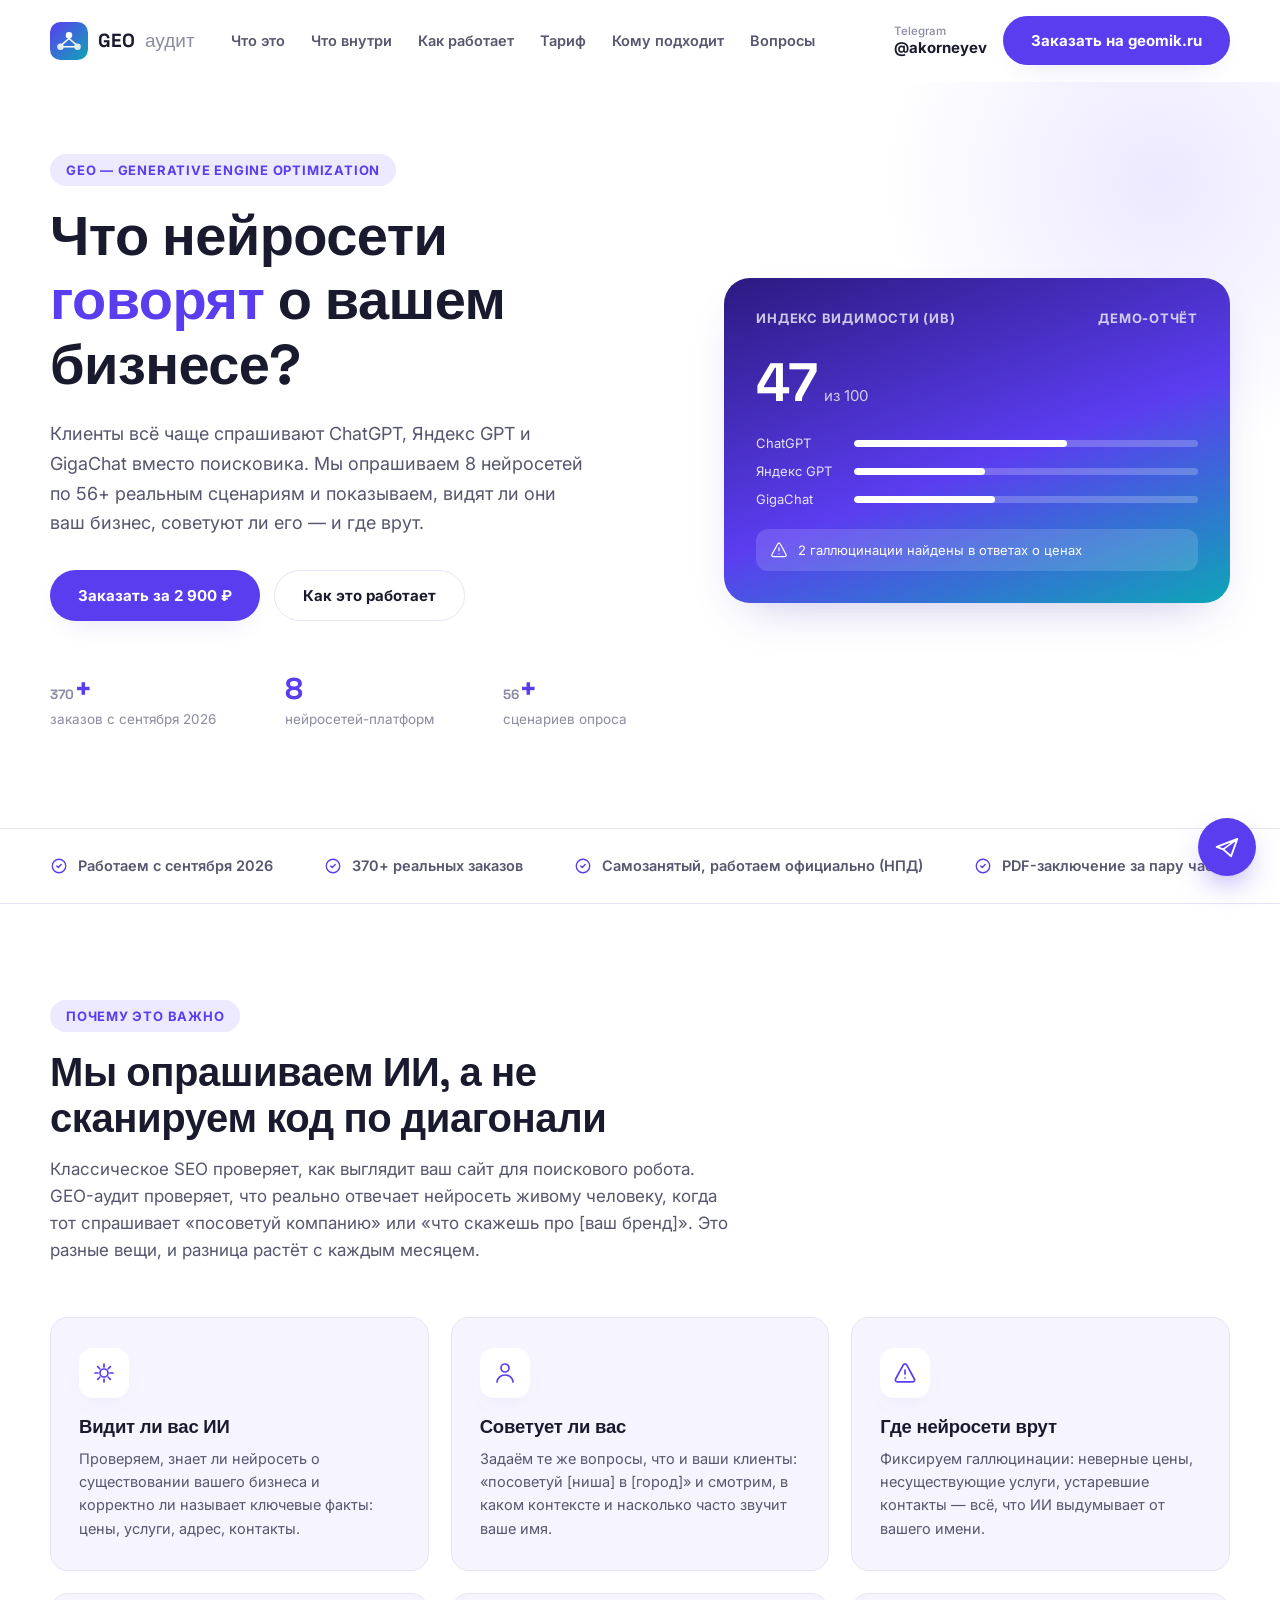
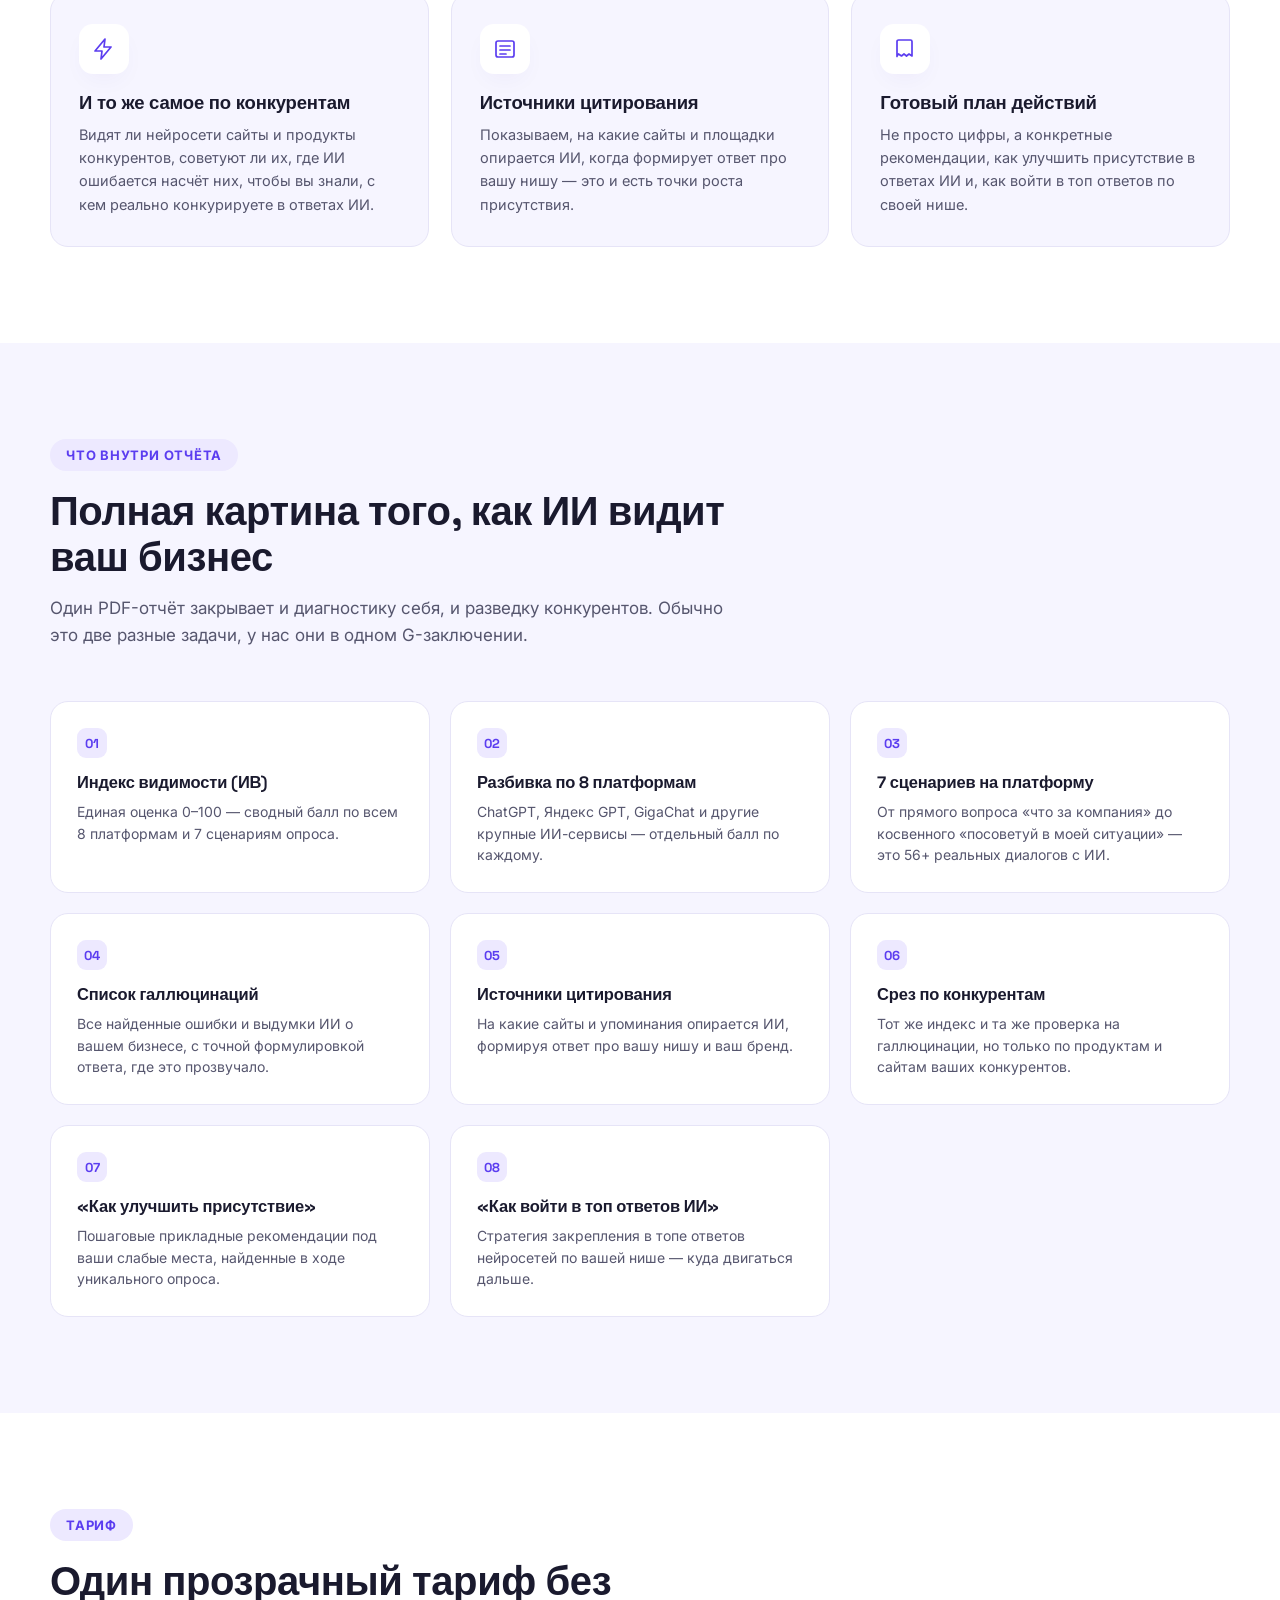
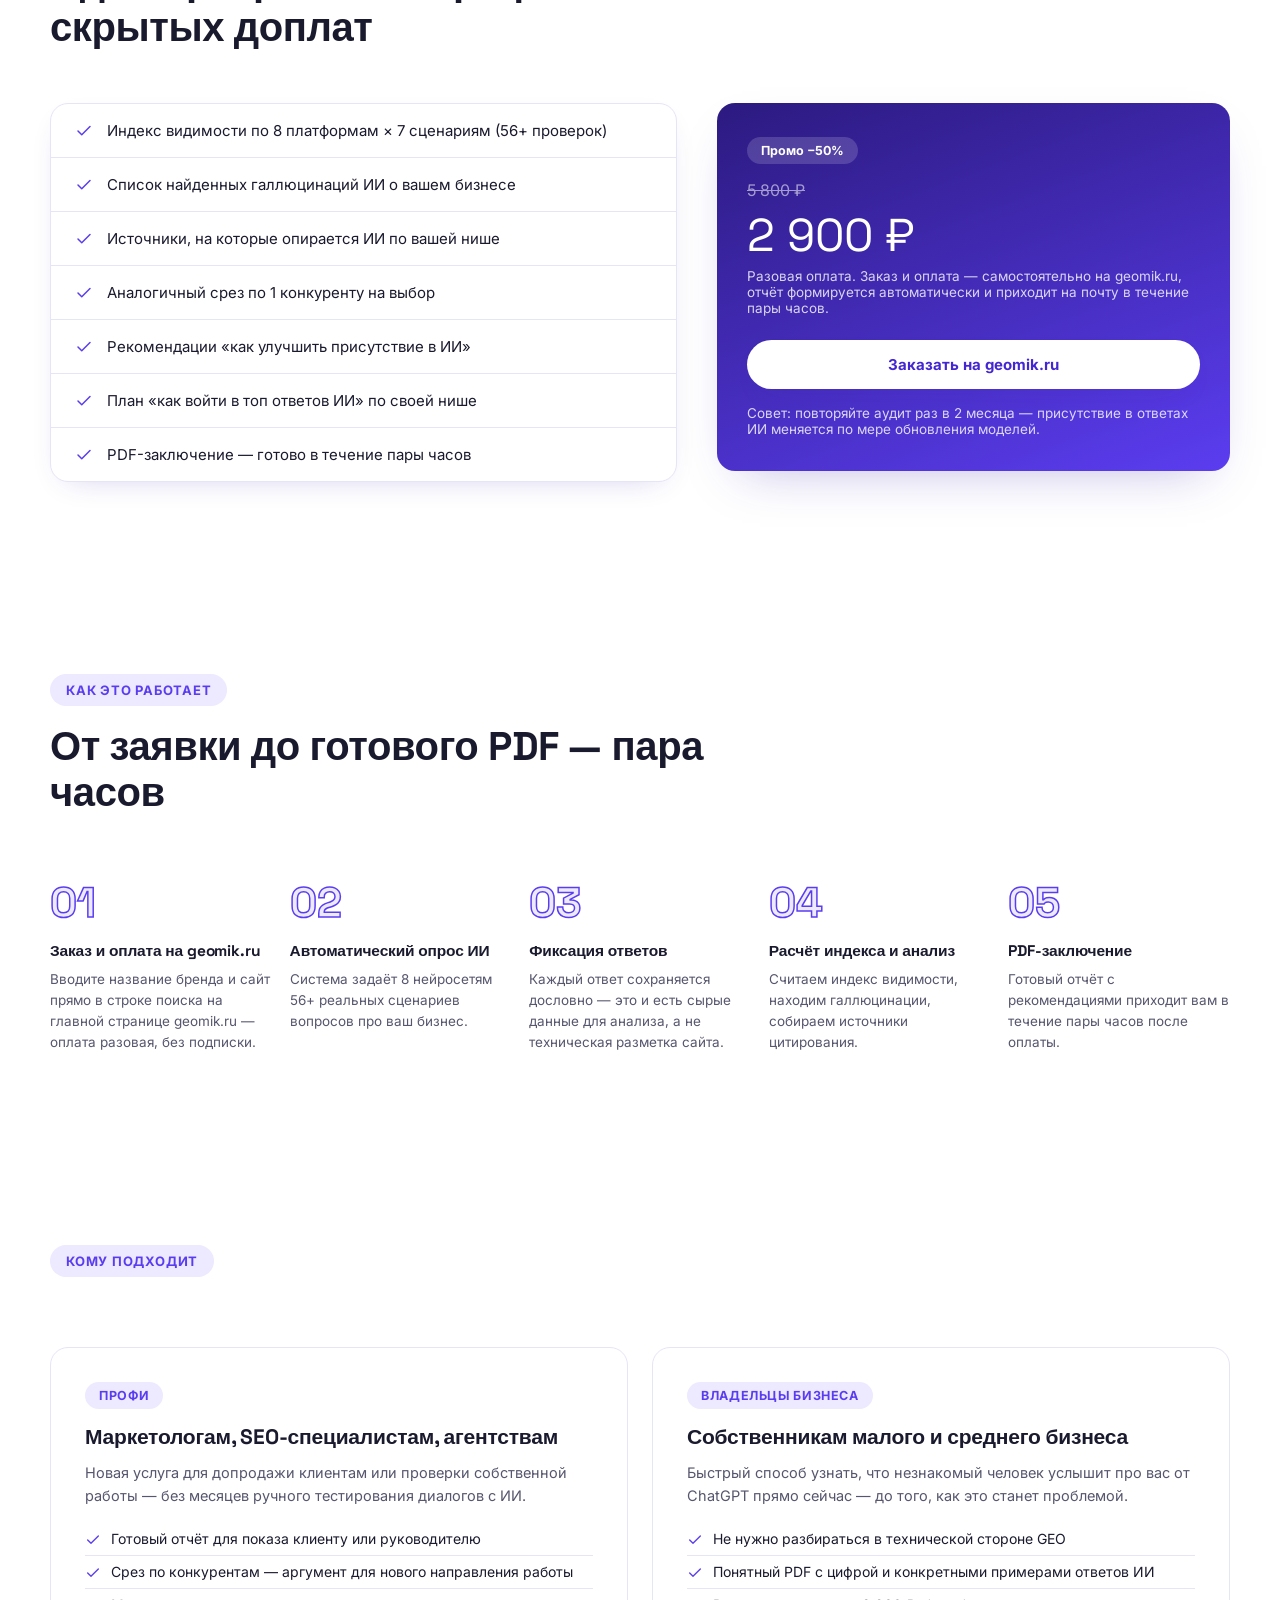
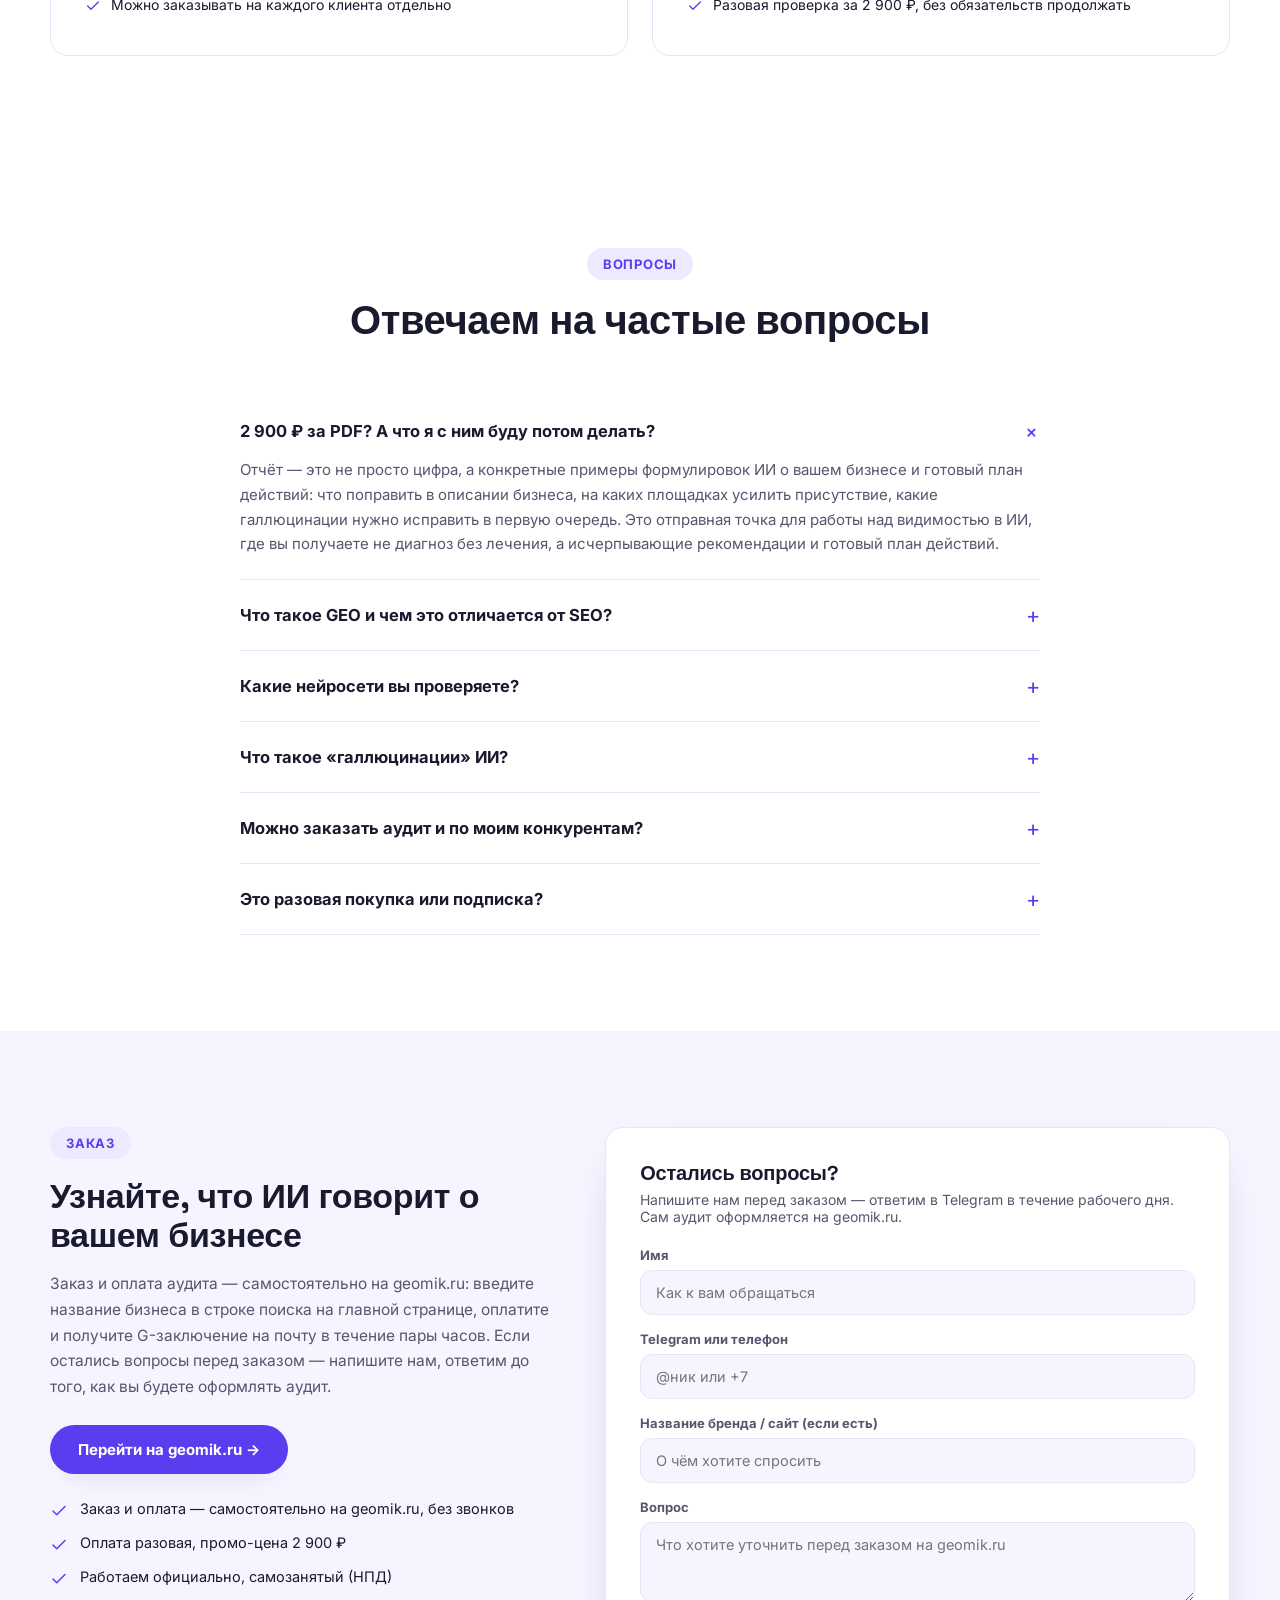
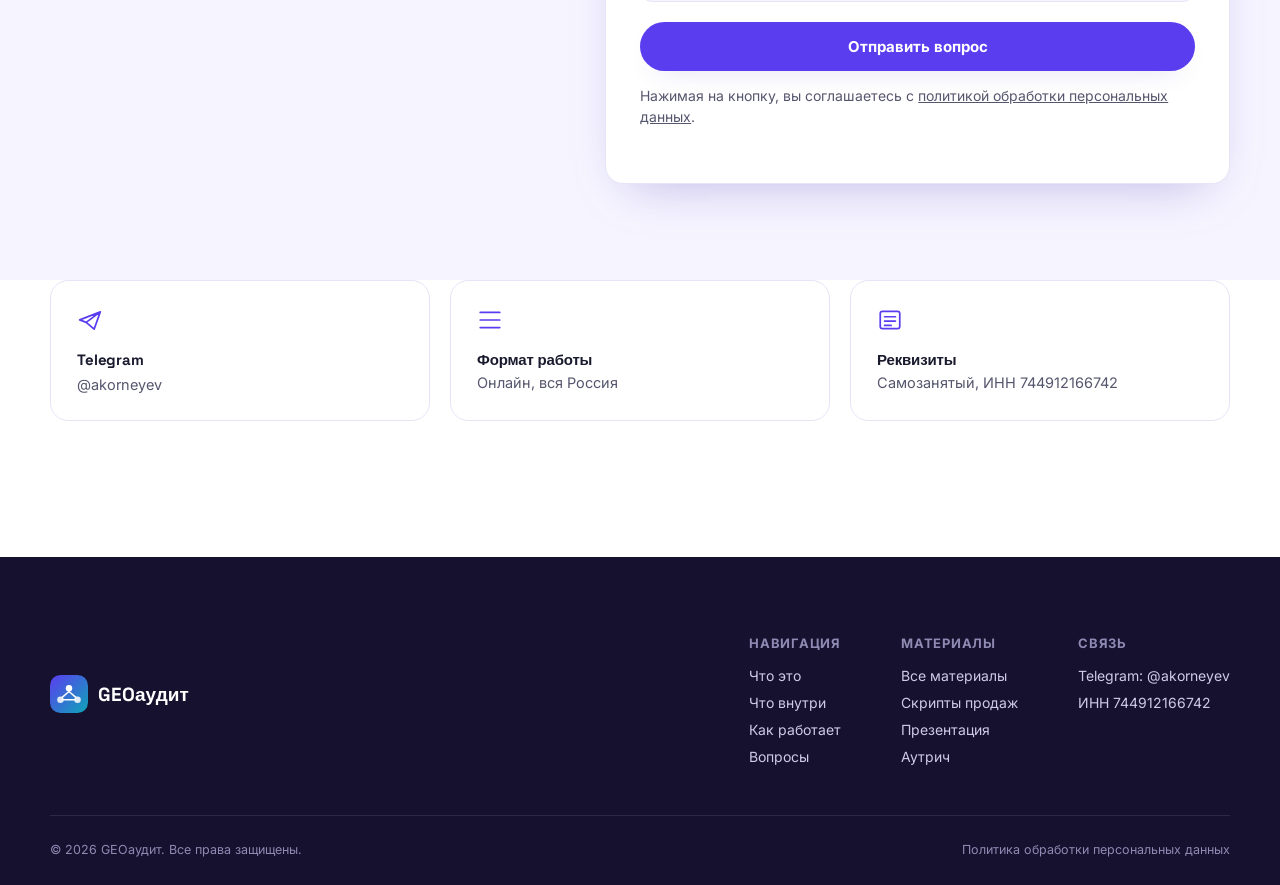
<file: index.html>
<!DOCTYPE html>
<html lang="ru">
<head>
<meta charset="UTF-8">
<meta name="viewport" content="width=device-width, initial-scale=1.0">
<title>GEOаудит — аудит видимости бизнеса в нейросетях</title>
<meta name="description" content="Узнайте, что ChatGPT, Яндекс GPT, GigaChat и другие нейросети говорят о вашем бизнесе. Автоматизированный аудит по 56+ сценариям, G-заключение за пару часов. Промо-цена 2 900 ₽. Заказ на geomik.ru.">
<link rel="preconnect" href="https://fonts.googleapis.com">
<link rel="preconnect" href="https://fonts.gstatic.com" crossorigin>
<link href="https://fonts.googleapis.com/css2?family=Inter:wght@400;500;600;700;800&family=Space+Grotesk:wght@500;600;700&display=swap" rel="stylesheet">
<link rel="stylesheet" href="styles.css">
</head>
<body>

<header class="header" id="header">
  <div class="container header__inner">
    <a href="#top" class="logo">
      <svg class="logo__mark" viewBox="0 0 40 40" fill="none" xmlns="http://www.w3.org/2000/svg">
        <rect width="40" height="40" rx="11" fill="url(#lg)"/>
        <circle cx="20" cy="14" r="3.4" fill="#fff"/>
        <circle cx="11" cy="26" r="3.4" fill="#fff" fill-opacity="0.85"/>
        <circle cx="29" cy="26" r="3.4" fill="#fff" fill-opacity="0.85"/>
        <path d="M20 17.4L12.8 23.5M20 17.4L27.2 23.5M13.5 26H26.5" stroke="#fff" stroke-width="1.6" stroke-linecap="round"/>
        <defs>
          <linearGradient id="lg" x1="0" y1="0" x2="40" y2="40" gradientUnits="userSpaceOnUse">
            <stop stop-color="#5B3DF0"/><stop offset="1" stop-color="#0EA5B7"/>
          </linearGradient>
        </defs>
      </svg>
      GEO<span class="logo__suffix">аудит</span>
    </a>
    <nav class="nav" id="nav">
      <a href="#what">Что это</a>
      <a href="#services">Что внутри</a>
      <a href="#process">Как работает</a>
      <a href="#price">Тариф</a>
      <a href="#audience">Кому подходит</a>
      <a href="#faq">Вопросы</a>
    </nav>
    <div class="header__actions">
      <div class="header__phone">
        <span class="header__phone-text">Telegram</span>
        <a href="https://t.me/akorneyev" target="_blank" rel="noopener">@akorneyev</a>
      </div>
      <a href="https://geomik.ru/" target="_blank" rel="noopener" class="btn btn--primary">Заказать на geomik.ru</a>
      <button class="burger" id="burger" aria-label="Меню"><span></span><span></span><span></span></button>
    </div>
  </div>
</header>

<section class="hero" id="top">
  <div class="container hero__grid">
    <div>
      <div class="eyebrow">GEO — Generative Engine Optimization</div>
      <h1 class="hero__title">Что нейросети <em>говорят</em> о вашем бизнесе?</h1>
      <p class="hero__lead">Клиенты всё чаще спрашивают ChatGPT, Яндекс GPT и GigaChat вместо поисковика. Мы опрашиваем 8 нейросетей по 56+ реальным сценариям и показываем, видят ли они ваш бизнес, советуют ли его — и где врут.</p>
      <div class="hero__actions">
        <a href="https://geomik.ru/" target="_blank" rel="noopener" class="btn btn--primary">Заказать за 2 900 ₽</a>
        <a href="#what" class="btn btn--ghost">Как это работает</a>
      </div>
      <div class="hero__stats">
        <div class="hero__stat"><b><span data-target="370">0</span>+</b><span>заказов с сентября 2026</span></div>
        <div class="hero__stat"><b data-target="8">0</b><span>нейросетей-платформ</span></div>
        <div class="hero__stat"><b><span data-target="56">0</span>+</b><span>сценариев опроса</span></div>
      </div>
    </div>
    <div class="hero__card">
      <div class="hero__card-top">
        <span>Индекс видимости (ИВ)</span>
        <span>Демо-отчёт</span>
      </div>
      <div class="hero__score"><b>47</b><span>из 100</span></div>
      <div class="hero__bars">
        <div class="hero__bar-row"><span>ChatGPT</span><div class="hero__bar-track"><div class="hero__bar-fill" style="width:62%"></div></div></div>
        <div class="hero__bar-row"><span>Яндекс GPT</span><div class="hero__bar-track"><div class="hero__bar-fill" style="width:38%"></div></div></div>
        <div class="hero__bar-row"><span>GigaChat</span><div class="hero__bar-track"><div class="hero__bar-fill" style="width:41%"></div></div></div>
      </div>
      <div class="hero__card-foot">
        <svg width="18" height="18" viewBox="0 0 24 24" fill="none"><path d="M12 9v4m0 4h.01M10.3 3.9L2.6 18a1.9 1.9 0 0 0 1.63 2.85h15.5a1.9 1.9 0 0 0 1.64-2.85L13.7 3.9a1.9 1.9 0 0 0-3.4 0z" stroke="#fff" stroke-width="1.6" stroke-linecap="round" stroke-linejoin="round"/></svg>
        2 галлюцинации найдены в ответах о ценах
      </div>
    </div>
  </div>
</section>

<div class="trust">
  <div class="container trust__inner">
    <div class="trust__item"><svg width="18" height="18" viewBox="0 0 24 24" fill="none"><path d="M9 12l2 2 4-4m6 2a9 9 0 1 1-18 0 9 9 0 0 1 18 0z" stroke="currentColor" stroke-width="1.8" stroke-linecap="round" stroke-linejoin="round"/></svg>Работаем с сентября 2026</div>
    <div class="trust__item"><svg width="18" height="18" viewBox="0 0 24 24" fill="none"><path d="M9 12l2 2 4-4m6 2a9 9 0 1 1-18 0 9 9 0 0 1 18 0z" stroke="currentColor" stroke-width="1.8" stroke-linecap="round" stroke-linejoin="round"/></svg>370+ реальных заказов</div>
    <div class="trust__item"><svg width="18" height="18" viewBox="0 0 24 24" fill="none"><path d="M9 12l2 2 4-4m6 2a9 9 0 1 1-18 0 9 9 0 0 1 18 0z" stroke="currentColor" stroke-width="1.8" stroke-linecap="round" stroke-linejoin="round"/></svg>Самозанятый, работаем официально (НПД)</div>
    <div class="trust__item"><svg width="18" height="18" viewBox="0 0 24 24" fill="none"><path d="M9 12l2 2 4-4m6 2a9 9 0 1 1-18 0 9 9 0 0 1 18 0z" stroke="currentColor" stroke-width="1.8" stroke-linecap="round" stroke-linejoin="round"/></svg>PDF-заключение за пару часов</div>
  </div>
</div>

<section id="what">
  <div class="container">
    <div class="section__head">
      <div class="eyebrow">Почему это важно</div>
      <h2>Мы опрашиваем ИИ, а не сканируем код по диагонали</h2>
      <p>Классическое SEO проверяет, как выглядит ваш сайт для поискового робота. GEO-аудит проверяет, что реально отвечает нейросеть живому человеку, когда тот спрашивает «посоветуй компанию» или «что скажешь про [ваш бренд]». Это разные вещи, и разница растёт с каждым месяцем.</p>
    </div>
    <div class="adv-grid">
      <div class="adv">
        <div class="adv__icon"><svg width="24" height="24" viewBox="0 0 24 24" fill="none"><path d="M12 3v3m0 12v3m9-9h-3M6 12H3m15.36-6.36l-2.12 2.12M7.76 16.24l-2.12 2.12m0-12.72l2.12 2.12m8.48 8.48l2.12 2.12M12 8a4 4 0 1 0 0 8 4 4 0 0 0 0-8z" stroke="currentColor" stroke-width="1.7" stroke-linecap="round"/></svg></div>
        <h3>Видит ли вас ИИ</h3>
        <p>Проверяем, знает ли нейросеть о существовании вашего бизнеса и корректно ли называет ключевые факты: цены, услуги, адрес, контакты.</p>
      </div>
      <div class="adv">
        <div class="adv__icon"><svg width="24" height="24" viewBox="0 0 24 24" fill="none"><path d="M20 21c0-3.87-3.58-7-8-7s-8 3.13-8 7M12 11a4 4 0 1 0 0-8 4 4 0 0 0 0 8z" stroke="currentColor" stroke-width="1.7" stroke-linecap="round" stroke-linejoin="round"/></svg></div>
        <h3>Советует ли вас</h3>
        <p>Задаём те же вопросы, что и ваши клиенты: «посоветуй [ниша] в [город]» и смотрим, в каком контексте и насколько часто звучит ваше имя.</p>
      </div>
      <div class="adv">
        <div class="adv__icon"><svg width="24" height="24" viewBox="0 0 24 24" fill="none"><path d="M12 9v4m0 4h.01M10.3 3.9L2.6 18a1.9 1.9 0 0 0 1.63 2.85h15.5a1.9 1.9 0 0 0 1.64-2.85L13.7 3.9a1.9 1.9 0 0 0-3.4 0z" stroke="currentColor" stroke-width="1.7" stroke-linecap="round" stroke-linejoin="round"/></svg></div>
        <h3>Где нейросети врут</h3>
        <p>Фиксируем галлюцинации: неверные цены, несуществующие услуги, устаревшие контакты — всё, что ИИ выдумывает от вашего имени.</p>
      </div>
      <div class="adv">
        <div class="adv__icon"><svg width="24" height="24" viewBox="0 0 24 24" fill="none"><path d="M13 2 3 14h7l-1 8 10-12h-7l1-8z" stroke="currentColor" stroke-width="1.7" stroke-linejoin="round"/></svg></div>
        <h3>И то же самое по конкурентам</h3>
        <p>Видят ли нейросети сайты и продукты конкурентов, советуют ли их, где ИИ ошибается насчёт них, чтобы вы знали, с кем реально конкурируете в ответах ИИ.</p>
      </div>
      <div class="adv">
        <div class="adv__icon"><svg width="24" height="24" viewBox="0 0 24 24" fill="none"><rect x="3" y="4" width="18" height="16" rx="2" stroke="currentColor" stroke-width="1.7"/><path d="M7 9h10M7 13h10M7 17h6" stroke="currentColor" stroke-width="1.7" stroke-linecap="round"/></svg></div>
        <h3>Источники цитирования</h3>
        <p>Показываем, на какие сайты и площадки опирается ИИ, когда формирует ответ про вашу нишу — это и есть точки роста присутствия.</p>
      </div>
      <div class="adv">
        <div class="adv__icon"><svg width="24" height="24" viewBox="0 0 24 24" fill="none"><path d="M4 19.5V4.6c0-.9.7-1.6 1.6-1.6h11.9c.8 0 1.5.7 1.5 1.6V19l-3-2-2.5 2-2.5-2-2.5 2-3-2-1.5 2z" stroke="currentColor" stroke-width="1.7" stroke-linejoin="round"/></svg></div>
        <h3>Готовый план действий</h3>
        <p>Не просто цифры, а конкретные рекомендации, как улучшить присутствие в ответах ИИ и, как войти в топ ответов по своей нише.</p>
      </div>
    </div>
  </div>
</section>

<section id="services" class="price">
  <div class="container">
    <div class="section__head">
      <div class="eyebrow">Что внутри отчёта</div>
      <h2>Полная картина того, как ИИ видит ваш бизнес</h2>
      <p>Один PDF-отчёт закрывает и диагностику себя, и разведку конкурентов. Обычно это две разные задачи, у нас они в одном G-заключении.</p>
    </div>
    <div class="srv-grid">
      <div class="srv"><div class="srv__num">01</div><h3>Индекс видимости (ИВ)</h3><p>Единая оценка 0–100 — сводный балл по всем 8 платформам и 7 сценариям опроса.</p></div>
      <div class="srv"><div class="srv__num">02</div><h3>Разбивка по 8 платформам</h3><p>ChatGPT, Яндекс GPT, GigaChat и другие крупные ИИ-сервисы — отдельный балл по каждому.</p></div>
      <div class="srv"><div class="srv__num">03</div><h3>7 сценариев на платформу</h3><p>От прямого вопроса «что за компания» до косвенного «посоветуй в моей ситуации» — это 56+ реальных диалогов с ИИ.</p></div>
      <div class="srv"><div class="srv__num">04</div><h3>Список галлюцинаций</h3><p>Все найденные ошибки и выдумки ИИ о вашем бизнесе, с точной формулировкой ответа, где это прозвучало.</p></div>
      <div class="srv"><div class="srv__num">05</div><h3>Источники цитирования</h3><p>На какие сайты и упоминания опирается ИИ, формируя ответ про вашу нишу и ваш бренд.</p></div>
      <div class="srv"><div class="srv__num">06</div><h3>Срез по конкурентам</h3><p>Тот же индекс и та же проверка на галлюцинации, но только по продуктам и сайтам ваших конкурентов.</p></div>
      <div class="srv"><div class="srv__num">07</div><h3>«Как улучшить присутствие»</h3><p>Пошаговые прикладные рекомендации под ваши слабые места, найденные в ходе уникального опроса.</p></div>
      <div class="srv"><div class="srv__num">08</div><h3>«Как войти в топ ответов ИИ»</h3><p>Стратегия закрепления в топе ответов нейросетей по вашей нише — куда двигаться дальше.</p></div>
    </div>
  </div>
</section>

<section id="price">
  <div class="container">
    <div class="section__head center" style="text-align:left; margin-inline:0;">
      <div class="eyebrow">Тариф</div>
      <h2>Один прозрачный тариф без скрытых доплат</h2>
    </div>
    <div class="price__wrap">
      <div class="price__table">
        <div class="price__row"><svg width="18" height="18" viewBox="0 0 24 24" fill="none"><path d="M20 6L9 17l-5-5" stroke="currentColor" stroke-width="2" stroke-linecap="round" stroke-linejoin="round"/></svg>Индекс видимости по 8 платформам × 7 сценариям (56+ проверок)</div>
        <div class="price__row"><svg width="18" height="18" viewBox="0 0 24 24" fill="none"><path d="M20 6L9 17l-5-5" stroke="currentColor" stroke-width="2" stroke-linecap="round" stroke-linejoin="round"/></svg>Список найденных галлюцинаций ИИ о вашем бизнесе</div>
        <div class="price__row"><svg width="18" height="18" viewBox="0 0 24 24" fill="none"><path d="M20 6L9 17l-5-5" stroke="currentColor" stroke-width="2" stroke-linecap="round" stroke-linejoin="round"/></svg>Источники, на которые опирается ИИ по вашей нише</div>
        <div class="price__row"><svg width="18" height="18" viewBox="0 0 24 24" fill="none"><path d="M20 6L9 17l-5-5" stroke="currentColor" stroke-width="2" stroke-linecap="round" stroke-linejoin="round"/></svg>Аналогичный срез по 1 конкуренту на выбор</div>
        <div class="price__row"><svg width="18" height="18" viewBox="0 0 24 24" fill="none"><path d="M20 6L9 17l-5-5" stroke="currentColor" stroke-width="2" stroke-linecap="round" stroke-linejoin="round"/></svg>Рекомендации «как улучшить присутствие в ИИ»</div>
        <div class="price__row"><svg width="18" height="18" viewBox="0 0 24 24" fill="none"><path d="M20 6L9 17l-5-5" stroke="currentColor" stroke-width="2" stroke-linecap="round" stroke-linejoin="round"/></svg>План «как войти в топ ответов ИИ» по своей нише</div>
        <div class="price__row"><svg width="18" height="18" viewBox="0 0 24 24" fill="none"><path d="M20 6L9 17l-5-5" stroke="currentColor" stroke-width="2" stroke-linecap="round" stroke-linejoin="round"/></svg>PDF-заключение — готово в течение пары часов</div>
      </div>
      <div class="price__card">
        <span class="price__badge">Промо −50%</span>
        <div class="price__old">5 800 ₽</div>
        <div class="price__new">2 900 ₽</div>
        <div class="price__note">Разовая оплата. Заказ и оплата — самостоятельно на geomik.ru, отчёт формируется автоматически и приходит на почту в течение пары часов.</div>
        <a href="https://geomik.ru/" target="_blank" rel="noopener" class="btn btn--primary btn--block" style="background:#fff; color:var(--accent-dark);">Заказать на geomik.ru</a>
        <div class="price__note" style="margin-top:16px; margin-bottom:0;">Совет: повторяйте аудит раз в 2 месяца — присутствие в ответах ИИ меняется по мере обновления моделей.</div>
      </div>
    </div>
  </div>
</section>

<section id="process">
  <div class="container">
    <div class="section__head">
      <div class="eyebrow">Как это работает</div>
      <h2>От заявки до готового PDF — пара часов</h2>
    </div>
    <div class="steps">
      <div class="step"><div class="step__num">01</div><h3>Заказ и оплата на geomik.ru</h3><p>Вводите название бренда и сайт прямо в строке поиска на главной странице geomik.ru — оплата разовая, без подписки.</p></div>
      <div class="step"><div class="step__num">02</div><h3>Автоматический опрос ИИ</h3><p>Система задаёт 8 нейросетям 56+ реальных сценариев вопросов про ваш бизнес.</p></div>
      <div class="step"><div class="step__num">03</div><h3>Фиксация ответов</h3><p>Каждый ответ сохраняется дословно — это и есть сырые данные для анализа, а не техническая разметка сайта.</p></div>
      <div class="step"><div class="step__num">04</div><h3>Расчёт индекса и анализ</h3><p>Считаем индекс видимости, находим галлюцинации, собираем источники цитирования.</p></div>
      <div class="step"><div class="step__num">05</div><h3>PDF-заключение</h3><p>Готовый отчёт с рекомендациями приходит вам в течение пары часов после оплаты.</p></div>
    </div>
  </div>
</section>

<section id="audience">
  <div class="container">
    <div class="section__head">
      <div class="eyebrow">Кому подходит</div>
    </div>
    <div class="aud-grid">
      <div class="aud">
        <span class="aud__tag">Профи</span>
        <h3>Маркетологам, SEO-специалистам, агентствам</h3>
        <p>Новая услуга для допродажи клиентам или проверки собственной работы — без месяцев ручного тестирования диалогов с ИИ.</p>
        <ul>
          <li><svg width="16" height="16" viewBox="0 0 24 24" fill="none"><path d="M20 6L9 17l-5-5" stroke="currentColor" stroke-width="2" stroke-linecap="round" stroke-linejoin="round"/></svg>Готовый отчёт для показа клиенту или руководителю</li>
          <li><svg width="16" height="16" viewBox="0 0 24 24" fill="none"><path d="M20 6L9 17l-5-5" stroke="currentColor" stroke-width="2" stroke-linecap="round" stroke-linejoin="round"/></svg>Срез по конкурентам — аргумент для нового направления работы</li>
          <li><svg width="16" height="16" viewBox="0 0 24 24" fill="none"><path d="M20 6L9 17l-5-5" stroke="currentColor" stroke-width="2" stroke-linecap="round" stroke-linejoin="round"/></svg>Можно заказывать на каждого клиента отдельно</li>
        </ul>
      </div>
      <div class="aud">
        <span class="aud__tag">Владельцы бизнеса</span>
        <h3>Собственникам малого и среднего бизнеса</h3>
        <p>Быстрый способ узнать, что незнакомый человек услышит про вас от ChatGPT прямо сейчас — до того, как это станет проблемой.</p>
        <ul>
          <li><svg width="16" height="16" viewBox="0 0 24 24" fill="none"><path d="M20 6L9 17l-5-5" stroke="currentColor" stroke-width="2" stroke-linecap="round" stroke-linejoin="round"/></svg>Не нужно разбираться в технической стороне GEO</li>
          <li><svg width="16" height="16" viewBox="0 0 24 24" fill="none"><path d="M20 6L9 17l-5-5" stroke="currentColor" stroke-width="2" stroke-linecap="round" stroke-linejoin="round"/></svg>Понятный PDF с цифрой и конкретными примерами ответов ИИ</li>
          <li><svg width="16" height="16" viewBox="0 0 24 24" fill="none"><path d="M20 6L9 17l-5-5" stroke="currentColor" stroke-width="2" stroke-linecap="round" stroke-linejoin="round"/></svg>Разовая проверка за 2 900 ₽, без обязательств продолжать</li>
        </ul>
      </div>
    </div>
  </div>
</section>

<section id="faq">
  <div class="container">
    <div class="section__head center">
      <div class="eyebrow">Вопросы</div>
      <h2>Отвечаем на частые вопросы</h2>
    </div>
    <div class="faq">
      <details class="faq__item" open>
        <summary>2 900 ₽ за PDF? А что я с ним буду потом делать?</summary>
        <p>Отчёт — это не просто цифра, а конкретные примеры формулировок ИИ о вашем бизнесе и готовый план действий: что поправить в описании бизнеса, на каких площадках усилить присутствие, какие галлюцинации нужно исправить в первую очередь. Это отправная точка для работы над видимостью в ИИ, где вы получаете не диагноз без лечения, а исчерпывающие рекомендации и готовый план действий.</p>
      </details>
      <details class="faq__item">
        <summary>Что такое GEO и чем это отличается от SEO?</summary>
        <p>SEO оптимизирует сайт под поисковых роботов. GEO (Generative Engine Optimization) — под нейросети, которые не сканируют код, а формируют развёрнутый ответ на основе того, что «знают» о вашем бизнесе. Это разные механики продвижения, и большинство сайтов сегодня оптимизированы только под первое.</p>
      </details>
      <details class="faq__item">
        <summary>Какие нейросети вы проверяете?</summary>
        <p>ChatGPT, Яндекс GPT, GigaChat и ещё 5 крупных ИИ-платформ — всего 8. Полный список площадок и формулировки сценариев вы увидите прямо в отчёте.</p>
      </details>
      <details class="faq__item">
        <summary>Что такое «галлюцинации» ИИ?</summary>
        <p>Это случаи, когда нейросеть уверенно называет неверную информацию — придуманную цену, несуществующую услугу, старый адрес или контакт. Мы фиксируем каждый такой случай с точной цитатой ответа ИИ.</p>
      </details>
      <details class="faq__item">
        <summary>Можно заказать аудит и по моим конкурентам?</summary>
        <p>Да, в стандартный отчёт уже входит срез по одному конкуренту на выбор — вы увидите, видит ли его ИИ, советует ли и где галлюцинирует про него так же, как про вас.</p>
      </details>
      <details class="faq__item">
        <summary>Это разовая покупка или подписка?</summary>
        <p>Разовая покупка без автосписаний. Мы рекомендуем повторять аудит примерно раз в 2 месяца, потому что модели ИИ регулярно обновляются и ответы меняются, но это по желанию — оплата каждый раз отдельная.</p>
      </details>
    </div>
  </div>
</section>

<section id="form" class="form-section">
  <div class="container form-wrap">
    <div class="form-info">
      <div class="eyebrow">Заказ</div>
      <h2>Узнайте, что ИИ говорит о вашем бизнесе</h2>
      <p>Заказ и оплата аудита — самостоятельно на geomik.ru: введите название бизнеса в строке поиска на главной странице, оплатите и получите G-заключение на почту в течение пары часов. Если остались вопросы перед заказом — напишите нам, ответим до того, как вы будете оформлять аудит.</p>
      <a href="https://geomik.ru/" target="_blank" rel="noopener" class="btn btn--primary" style="margin-bottom:26px;">Перейти на geomik.ru →</a>
      <ul class="form-info__list">
        <li><svg width="18" height="18" viewBox="0 0 24 24" fill="none"><path d="M20 6L9 17l-5-5" stroke="currentColor" stroke-width="2" stroke-linecap="round" stroke-linejoin="round"/></svg>Заказ и оплата — самостоятельно на geomik.ru, без звонков</li>
        <li><svg width="18" height="18" viewBox="0 0 24 24" fill="none"><path d="M20 6L9 17l-5-5" stroke="currentColor" stroke-width="2" stroke-linecap="round" stroke-linejoin="round"/></svg>Оплата разовая, промо-цена 2 900 ₽</li>
        <li><svg width="18" height="18" viewBox="0 0 24 24" fill="none"><path d="M20 6L9 17l-5-5" stroke="currentColor" stroke-width="2" stroke-linecap="round" stroke-linejoin="round"/></svg>Работаем официально, самозанятый (НПД)</li>
      </ul>
    </div>
    <form class="form" id="leadForm">
      <h3>Остались вопросы?</h3>
      <p>Напишите нам перед заказом — ответим в Telegram в течение рабочего дня. Сам аудит оформляется на geomik.ru.</p>
      <div class="field">
        <label for="f-name">Имя</label>
        <input type="text" id="f-name" name="name" placeholder="Как к вам обращаться" required>
      </div>
      <div class="field">
        <label for="f-contact">Telegram или телефон</label>
        <input type="text" id="f-contact" name="contact" placeholder="@ник или +7" required>
      </div>
      <div class="field">
        <label for="f-brand">Название бренда / сайт (если есть)</label>
        <input type="text" id="f-brand" name="brand" placeholder="О чём хотите спросить">
      </div>
      <div class="field">
        <label for="f-comment">Вопрос</label>
        <textarea id="f-comment" name="comment" placeholder="Что хотите уточнить перед заказом на geomik.ru"></textarea>
      </div>
      <input type="text" name="_gotcha" style="display:none" tabindex="-1" autocomplete="off">
      <button type="submit" class="btn btn--primary btn--block">Отправить вопрос</button>
      <p class="form__legal">Нажимая на кнопку, вы соглашаетесь с <a href="privacy.html" style="text-decoration:underline;">политикой обработки персональных данных</a>.</p>
    </form>
  </div>
</section>

<section class="contacts">
  <div class="container">
    <div class="contact-cards">
      <div class="contact-card">
        <svg width="26" height="26" viewBox="0 0 24 24" fill="none"><path d="M21.5 4.5L2.5 11.9l6 2.3m13-9.7L15.8 20.5l-7.3-6.3m13-9.7L8.5 14.2" stroke="currentColor" stroke-width="1.6" stroke-linecap="round" stroke-linejoin="round"/></svg>
        <h4>Telegram</h4>
        <a href="https://t.me/akorneyev" target="_blank" rel="noopener">@akorneyev</a>
      </div>
      <div class="contact-card">
        <svg width="26" height="26" viewBox="0 0 24 24" fill="none"><path d="M3 5h18M3 12h18M3 19h18" stroke="currentColor" stroke-width="1.6" stroke-linecap="round"/></svg>
        <h4>Формат работы</h4>
        <p>Онлайн, вся Россия</p>
      </div>
      <div class="contact-card">
        <svg width="26" height="26" viewBox="0 0 24 24" fill="none"><rect x="3" y="4" width="18" height="16" rx="2" stroke="currentColor" stroke-width="1.6"/><path d="M7 9h10M7 13h10M7 17h6" stroke="currentColor" stroke-width="1.6" stroke-linecap="round"/></svg>
        <h4>Реквизиты</h4>
        <p>Самозанятый, ИНН 744912166742</p>
      </div>
    </div>
  </div>
</section>

<footer class="footer">
  <div class="container">
    <div class="footer__top">
      <a href="#top" class="logo">
        <svg class="logo__mark" viewBox="0 0 40 40" fill="none" xmlns="http://www.w3.org/2000/svg">
          <rect width="40" height="40" rx="11" fill="url(#lg2)"/>
          <circle cx="20" cy="14" r="3.4" fill="#fff"/>
          <circle cx="11" cy="26" r="3.4" fill="#fff" fill-opacity="0.85"/>
          <circle cx="29" cy="26" r="3.4" fill="#fff" fill-opacity="0.85"/>
          <path d="M20 17.4L12.8 23.5M20 17.4L27.2 23.5M13.5 26H26.5" stroke="#fff" stroke-width="1.6" stroke-linecap="round"/>
          <defs><linearGradient id="lg2" x1="0" y1="0" x2="40" y2="40" gradientUnits="userSpaceOnUse"><stop stop-color="#5B3DF0"/><stop offset="1" stop-color="#0EA5B7"/></linearGradient></defs>
        </svg>
        GEOаудит
      </a>
      <div class="footer__cols">
        <div class="footer__col">
          <h5>Навигация</h5>
          <a href="#what">Что это</a>
          <a href="#services">Что внутри</a>
          <a href="#process">Как работает</a>
          <a href="#faq">Вопросы</a>
        </div>
        <div class="footer__col">
          <h5>Материалы</h5>
          <a href="materials.html">Все материалы</a>
          <a href="scripts.html">Скрипты продаж</a>
          <a href="presentation.html">Презентация</a>
          <a href="outreach.html">Аутрич</a>
        </div>
        <div class="footer__col">
          <h5>Связь</h5>
          <a href="https://t.me/akorneyev" target="_blank" rel="noopener">Telegram: @akorneyev</a>
          <p>ИНН 744912166742</p>
        </div>
      </div>
    </div>
    <div class="footer__bottom">
      <span>© <span id="year"></span> GEOаудит. Все права защищены.</span>
      <a href="privacy.html">Политика обработки персональных данных</a>
    </div>
  </div>
</footer>

<a href="https://t.me/akorneyev" target="_blank" rel="noopener" class="fab" aria-label="Написать в Telegram">
  <svg width="26" height="26" viewBox="0 0 24 24" fill="none"><path d="M21.5 4.5L2.5 11.9l6 2.3m13-9.7L15.8 20.5l-7.3-6.3m13-9.7L8.5 14.2" stroke="#fff" stroke-width="1.7" stroke-linecap="round" stroke-linejoin="round"/></svg>
</a>

<script src="script.js"></script>
</body>
</html>
</file>
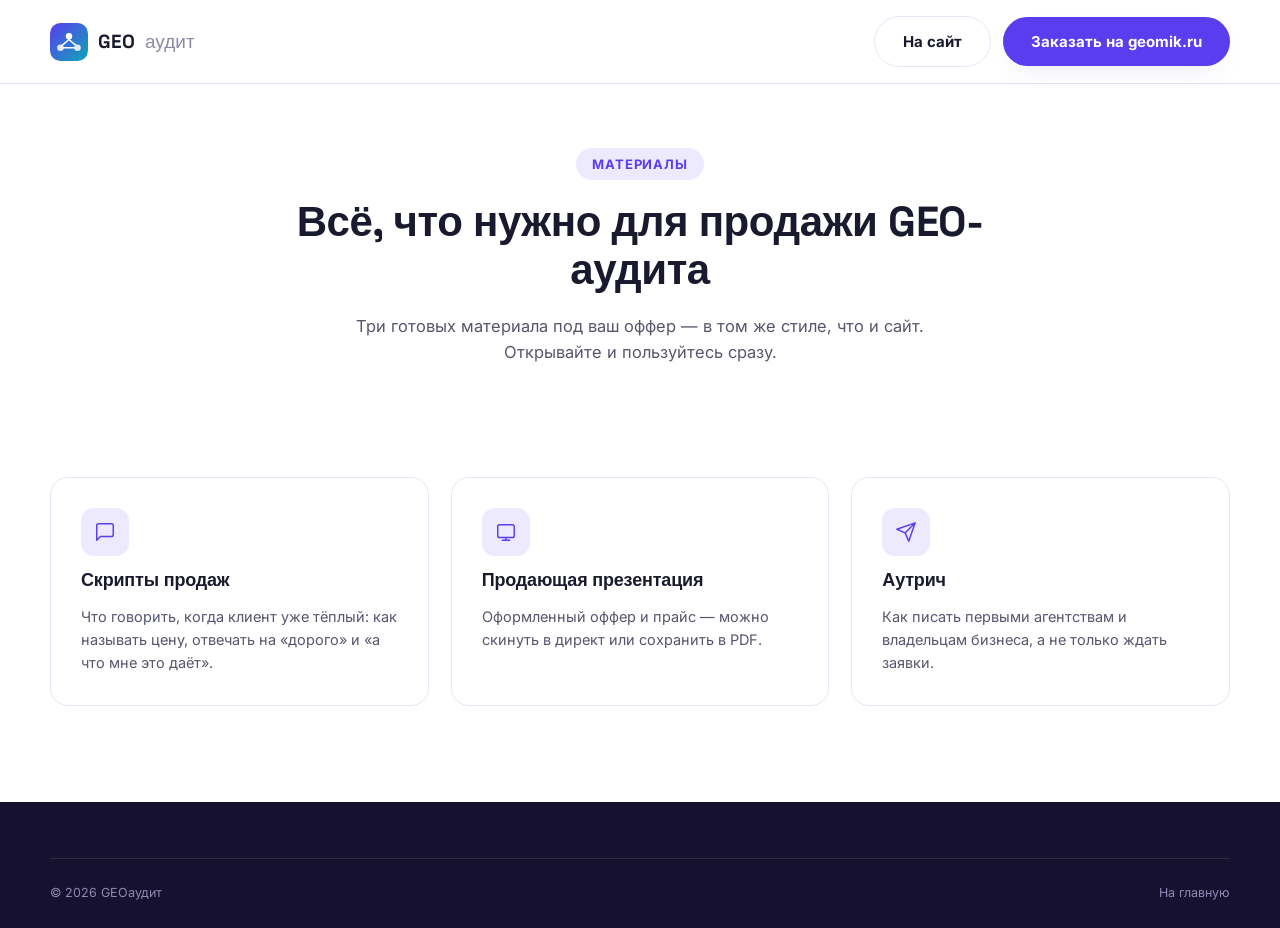
<file: materials.html>
<!DOCTYPE html>
<html lang="ru">
<head>
<meta charset="UTF-8">
<meta name="viewport" content="width=device-width, initial-scale=1.0">
<title>Материалы — GEOаудит</title>
<link rel="preconnect" href="https://fonts.googleapis.com">
<link rel="preconnect" href="https://fonts.gstatic.com" crossorigin>
<link href="https://fonts.googleapis.com/css2?family=Inter:wght@400;500;600;700;800&family=Space+Grotesk:wght@500;600;700&display=swap" rel="stylesheet">
<link rel="stylesheet" href="styles.css">
</head>
<body>
<div class="doc-bar">
  <div class="container doc-bar__inner">
    <a href="index.html" class="logo">
      <svg class="logo__mark" viewBox="0 0 40 40" fill="none" xmlns="http://www.w3.org/2000/svg">
        <rect width="40" height="40" rx="11" fill="url(#lg)"/>
        <circle cx="20" cy="14" r="3.4" fill="#fff"/><circle cx="11" cy="26" r="3.4" fill="#fff" fill-opacity="0.85"/><circle cx="29" cy="26" r="3.4" fill="#fff" fill-opacity="0.85"/>
        <path d="M20 17.4L12.8 23.5M20 17.4L27.2 23.5M13.5 26H26.5" stroke="#fff" stroke-width="1.6" stroke-linecap="round"/>
        <defs><linearGradient id="lg" x1="0" y1="0" x2="40" y2="40" gradientUnits="userSpaceOnUse"><stop stop-color="#5B3DF0"/><stop offset="1" stop-color="#0EA5B7"/></linearGradient></defs>
      </svg>
      GEO<span class="logo__suffix">аудит</span>
    </a>
    <div class="doc-bar__actions">
      <a href="index.html" class="btn btn--ghost">На сайт</a>
      <a href="https://geomik.ru/" target="_blank" rel="noopener" class="btn btn--primary">Заказать на geomik.ru</a>
    </div>
  </div>
</div>

<div class="doc-hero">
  <div class="container">
    <div class="eyebrow">Материалы</div>
    <h1>Всё, что нужно для продажи GEO-аудита</h1>
    <p>Три готовых материала под ваш оффер — в том же стиле, что и сайт. Открывайте и пользуйтесь сразу.</p>
  </div>
</div>

<section class="doc-section">
  <div class="container">
    <div class="mat-grid">
      <a href="scripts.html" class="mat-card">
        <div class="mat-card__icon"><svg width="22" height="22" viewBox="0 0 24 24" fill="none"><path d="M21 15a2 2 0 0 1-2 2H7l-4 4V5a2 2 0 0 1 2-2h14a2 2 0 0 1 2 2v10z" stroke="currentColor" stroke-width="1.6" stroke-linejoin="round"/></svg></div>
        <h3>Скрипты продаж</h3>
        <p>Что говорить, когда клиент уже тёплый: как называть цену, отвечать на «дорого» и «а что мне это даёт».</p>
      </a>
      <a href="presentation.html" class="mat-card">
        <div class="mat-card__icon"><svg width="22" height="22" viewBox="0 0 24 24" fill="none"><rect x="3" y="4" width="18" height="14" rx="2" stroke="currentColor" stroke-width="1.6"/><path d="M8 21h8M12 18v3" stroke="currentColor" stroke-width="1.6" stroke-linecap="round"/></svg></div>
        <h3>Продающая презентация</h3>
        <p>Оформленный оффер и прайс — можно скинуть в директ или сохранить в PDF.</p>
      </a>
      <a href="outreach.html" class="mat-card">
        <div class="mat-card__icon"><svg width="22" height="22" viewBox="0 0 24 24" fill="none"><path d="M22 2 11 13M22 2l-7 20-4-9-9-4 20-7z" stroke="currentColor" stroke-width="1.6" stroke-linejoin="round"/></svg></div>
        <h3>Аутрич</h3>
        <p>Как писать первыми агентствам и владельцам бизнеса, а не только ждать заявки.</p>
      </a>
    </div>
  </div>
</section>

<footer class="footer">
  <div class="container footer__bottom">
    <span>© <span id="year"></span> GEOаудит</span>
    <a href="index.html">На главную</a>
  </div>
</footer>
<script>document.getElementById('year').textContent = new Date().getFullYear();</script>
</body>
</html>
</file>
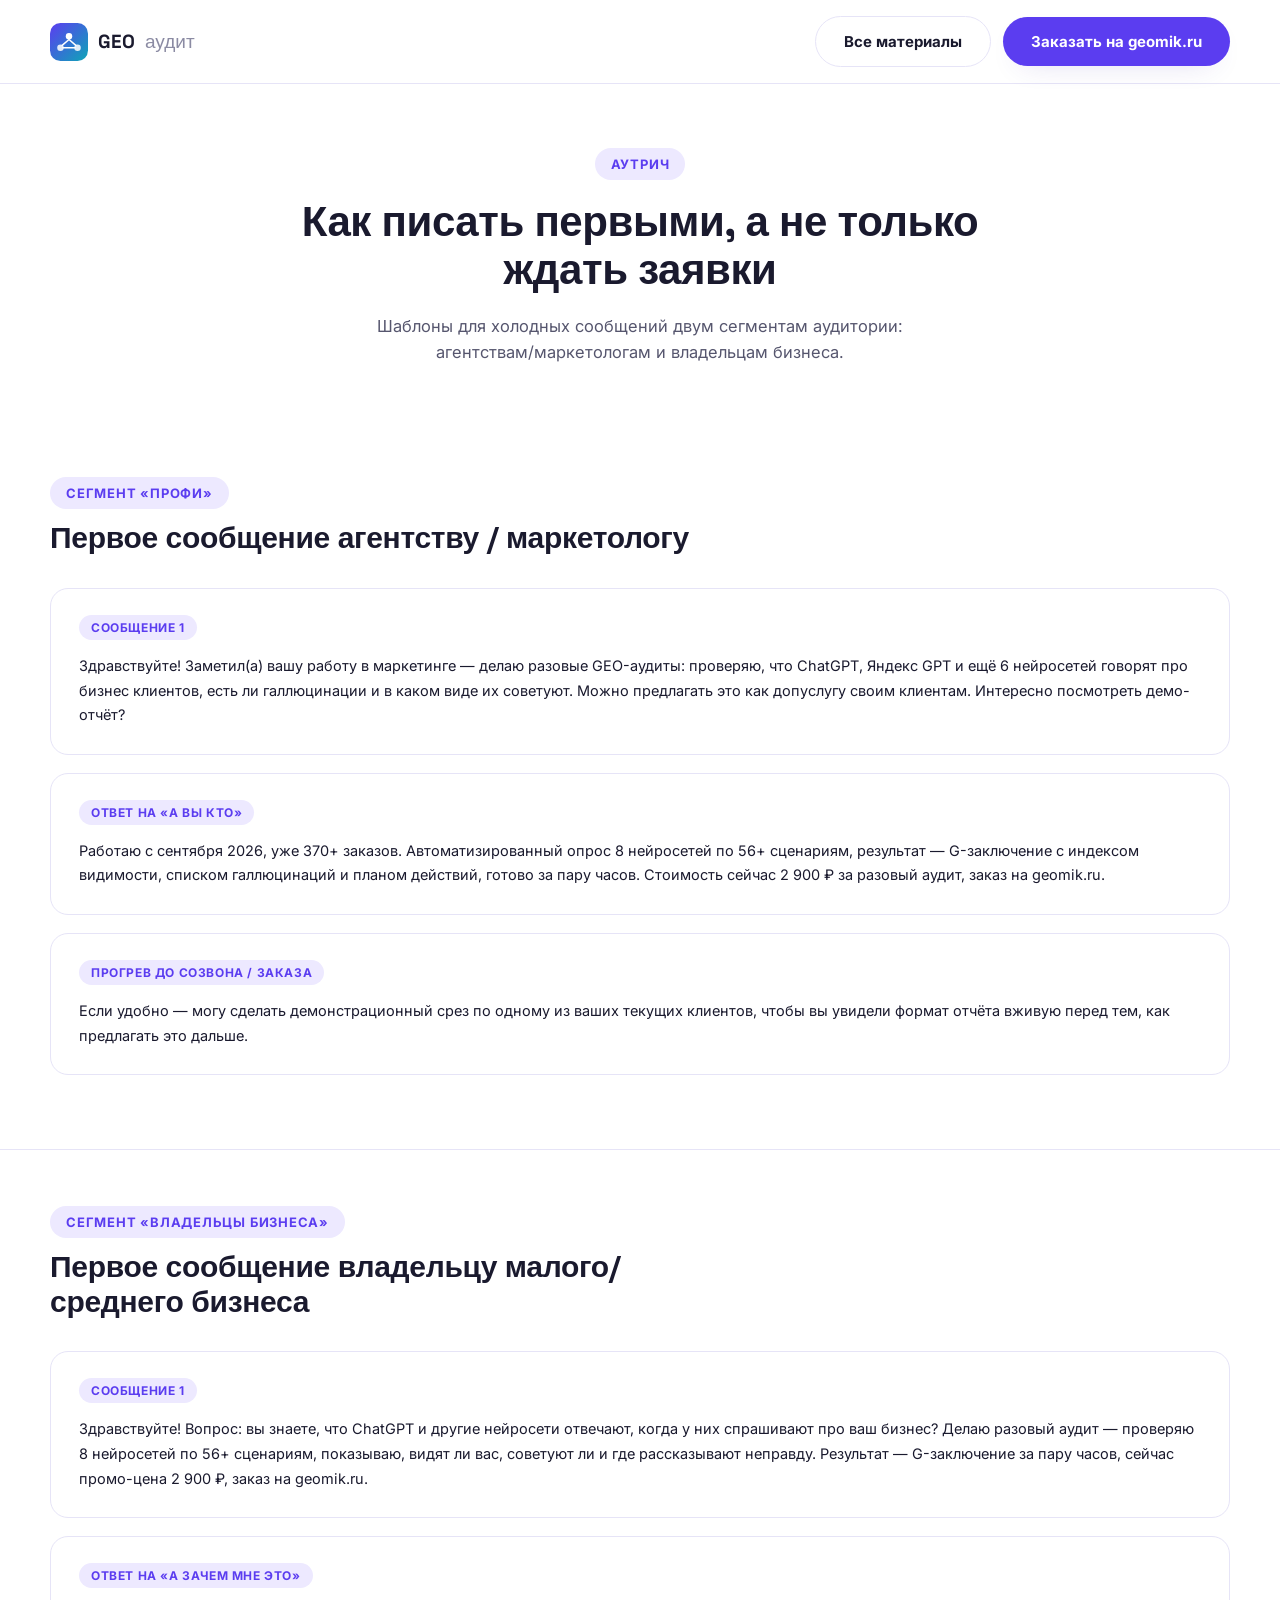
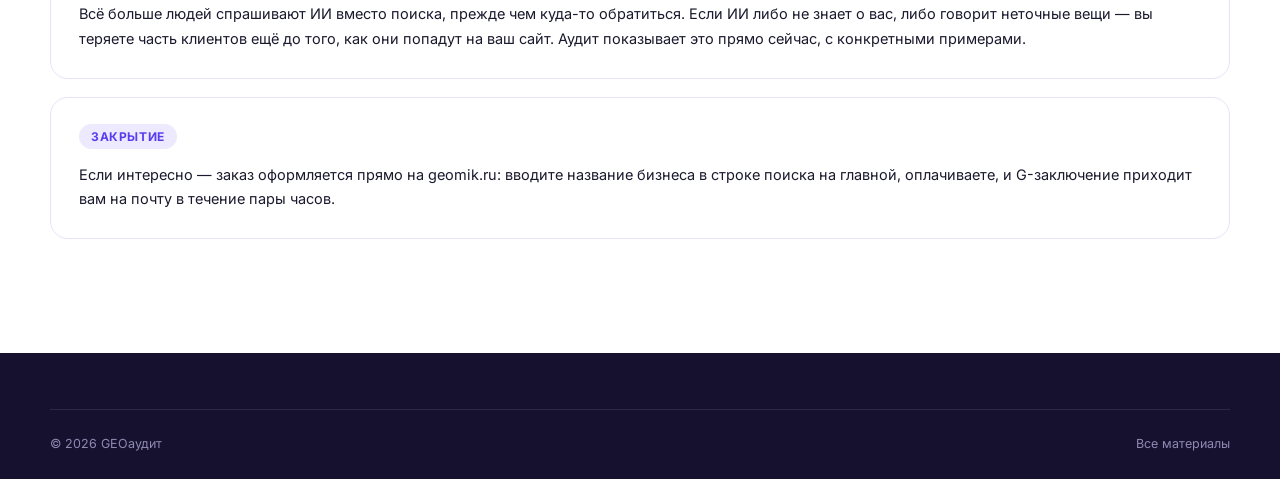
<file: outreach.html>
<!DOCTYPE html>
<html lang="ru">
<head>
<meta charset="UTF-8">
<meta name="viewport" content="width=device-width, initial-scale=1.0">
<title>Аутрич — GEOаудит</title>
<link rel="preconnect" href="https://fonts.googleapis.com">
<link rel="preconnect" href="https://fonts.gstatic.com" crossorigin>
<link href="https://fonts.googleapis.com/css2?family=Inter:wght@400;500;600;700;800&family=Space+Grotesk:wght@500;600;700&display=swap" rel="stylesheet">
<link rel="stylesheet" href="styles.css">
</head>
<body>
<div class="doc-bar">
  <div class="container doc-bar__inner">
    <a href="index.html" class="logo">
      <svg class="logo__mark" viewBox="0 0 40 40" fill="none" xmlns="http://www.w3.org/2000/svg">
        <rect width="40" height="40" rx="11" fill="url(#lg)"/>
        <circle cx="20" cy="14" r="3.4" fill="#fff"/><circle cx="11" cy="26" r="3.4" fill="#fff" fill-opacity="0.85"/><circle cx="29" cy="26" r="3.4" fill="#fff" fill-opacity="0.85"/>
        <path d="M20 17.4L12.8 23.5M20 17.4L27.2 23.5M13.5 26H26.5" stroke="#fff" stroke-width="1.6" stroke-linecap="round"/>
        <defs><linearGradient id="lg" x1="0" y1="0" x2="40" y2="40" gradientUnits="userSpaceOnUse"><stop stop-color="#5B3DF0"/><stop offset="1" stop-color="#0EA5B7"/></linearGradient></defs>
      </svg>
      GEO<span class="logo__suffix">аудит</span>
    </a>
    <div class="doc-bar__actions">
      <a href="materials.html" class="btn btn--ghost">Все материалы</a>
      <a href="https://geomik.ru/" target="_blank" rel="noopener" class="btn btn--primary">Заказать на geomik.ru</a>
    </div>
  </div>
</div>

<div class="doc-hero">
  <div class="container">
    <div class="eyebrow">Аутрич</div>
    <h1>Как писать первыми, а не только ждать заявки</h1>
    <p>Шаблоны для холодных сообщений двум сегментам аудитории: агентствам/маркетологам и владельцам бизнеса.</p>
  </div>
</div>

<section class="doc-section">
  <div class="container">
    <div class="doc-section__head">
      <div class="eyebrow">Сегмент «Профи»</div>
      <h2>Первое сообщение агентству / маркетологу</h2>
    </div>
    <div class="msg-block">
      <span class="msg-block__tag">Сообщение 1</span>
      <p>Здравствуйте! Заметил(а) вашу работу в маркетинге — делаю разовые GEO-аудиты: проверяю, что ChatGPT, Яндекс GPT и ещё 6 нейросетей говорят про бизнес клиентов, есть ли галлюцинации и в каком виде их советуют. Можно предлагать это как допуслугу своим клиентам. Интересно посмотреть демо-отчёт?</p>
    </div>
    <div class="msg-block">
      <span class="msg-block__tag">Ответ на «а вы кто»</span>
      <p>Работаю с сентября 2026, уже 370+ заказов. Автоматизированный опрос 8 нейросетей по 56+ сценариям, результат — G-заключение с индексом видимости, списком галлюцинаций и планом действий, готово за пару часов. Стоимость сейчас 2 900 ₽ за разовый аудит, заказ на geomik.ru.</p>
    </div>
    <div class="msg-block">
      <span class="msg-block__tag">Прогрев до созвона / заказа</span>
      <p>Если удобно — могу сделать демонстрационный срез по одному из ваших текущих клиентов, чтобы вы увидели формат отчёта вживую перед тем, как предлагать это дальше.</p>
    </div>
  </div>
</section>

<section class="doc-section">
  <div class="container">
    <div class="doc-section__head">
      <div class="eyebrow">Сегмент «Владельцы бизнеса»</div>
      <h2>Первое сообщение владельцу малого/среднего бизнеса</h2>
    </div>
    <div class="msg-block">
      <span class="msg-block__tag">Сообщение 1</span>
      <p>Здравствуйте! Вопрос: вы знаете, что ChatGPT и другие нейросети отвечают, когда у них спрашивают про ваш бизнес? Делаю разовый аудит — проверяю 8 нейросетей по 56+ сценариям, показываю, видят ли вас, советуют ли и где рассказывают неправду. Результат — G-заключение за пару часов, сейчас промо-цена 2 900 ₽, заказ на geomik.ru.</p>
    </div>
    <div class="msg-block">
      <span class="msg-block__tag">Ответ на «а зачем мне это»</span>
      <p>Всё больше людей спрашивают ИИ вместо поиска, прежде чем куда-то обратиться. Если ИИ либо не знает о вас, либо говорит неточные вещи — вы теряете часть клиентов ещё до того, как они попадут на ваш сайт. Аудит показывает это прямо сейчас, с конкретными примерами.</p>
    </div>
    <div class="msg-block">
      <span class="msg-block__tag">Закрытие</span>
      <p>Если интересно — заказ оформляется прямо на geomik.ru: вводите название бизнеса в строке поиска на главной, оплачиваете, и G-заключение приходит вам на почту в течение пары часов.</p>
    </div>
  </div>
</section>

<footer class="footer">
  <div class="container footer__bottom">
    <span>© <span id="year"></span> GEOаудит</span>
    <a href="materials.html">Все материалы</a>
  </div>
</footer>
<script>document.getElementById('year').textContent = new Date().getFullYear();</script>
</body>
</html>
</file>
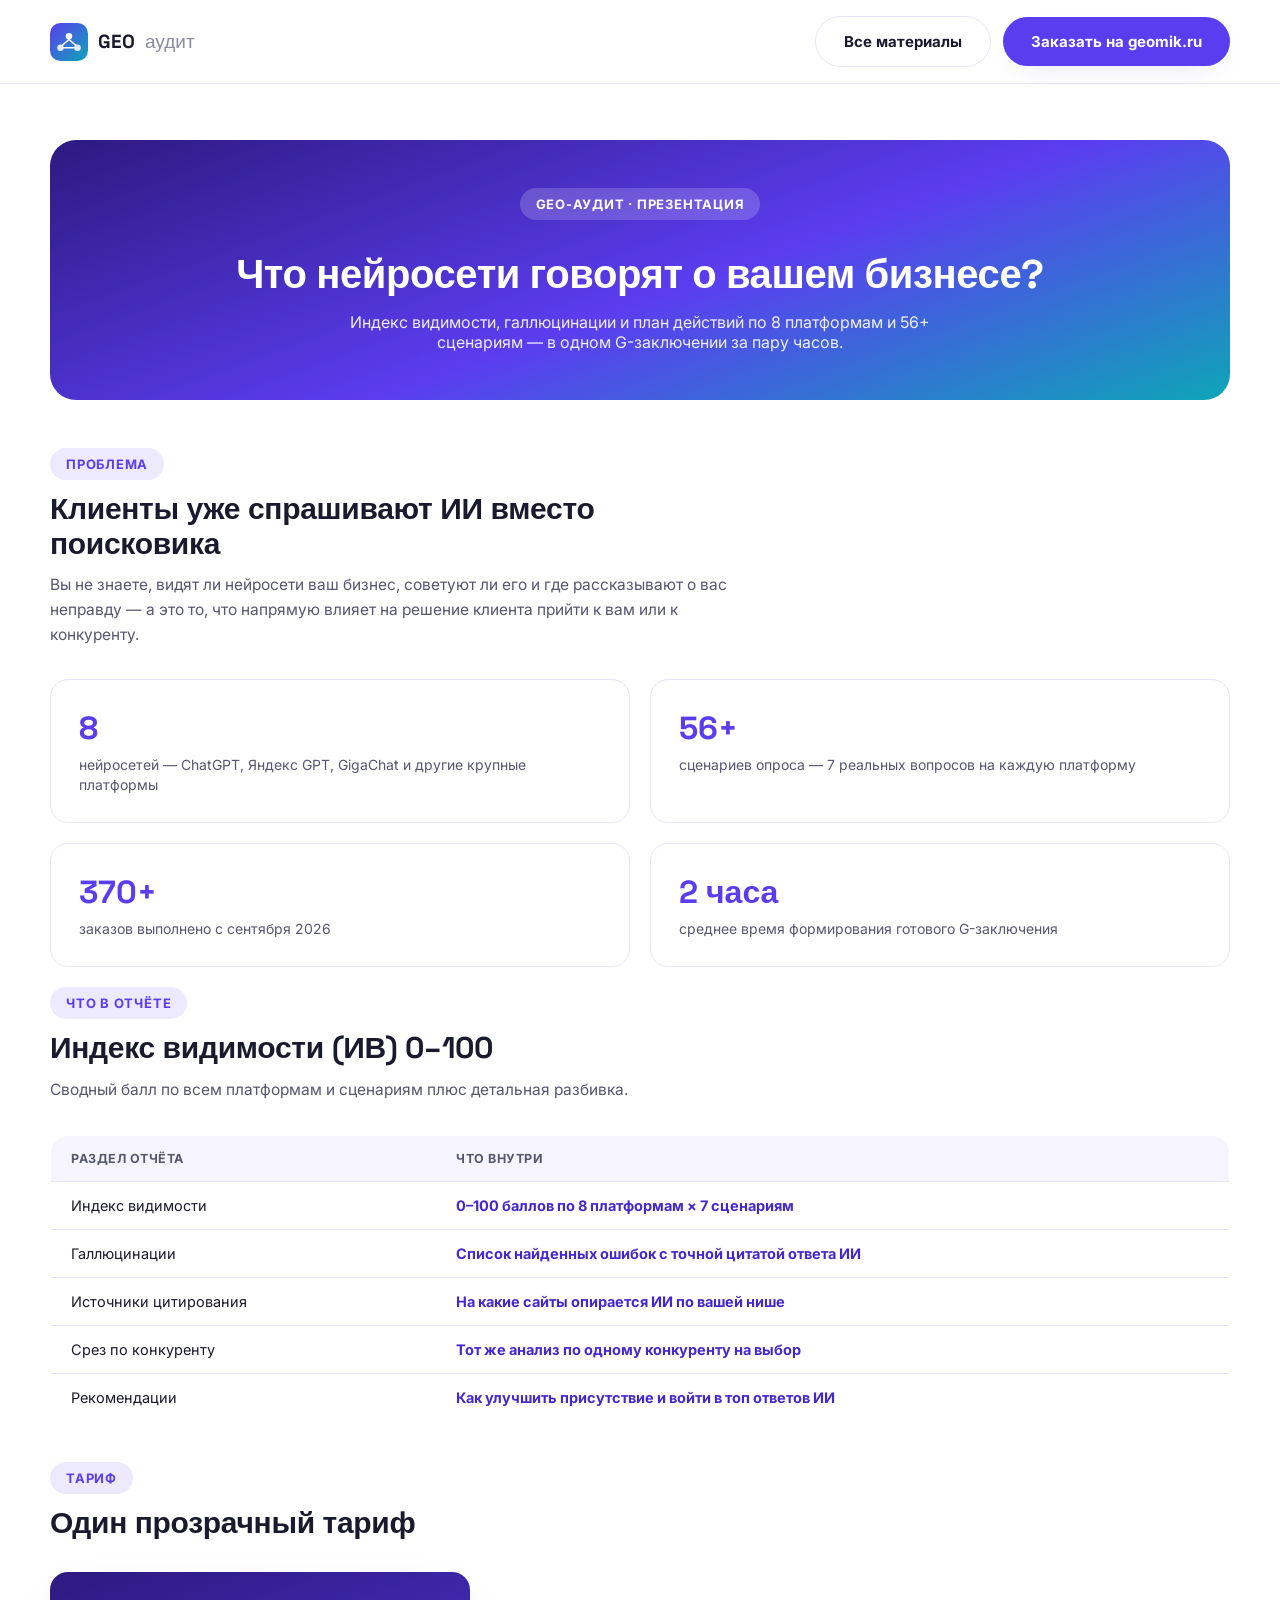
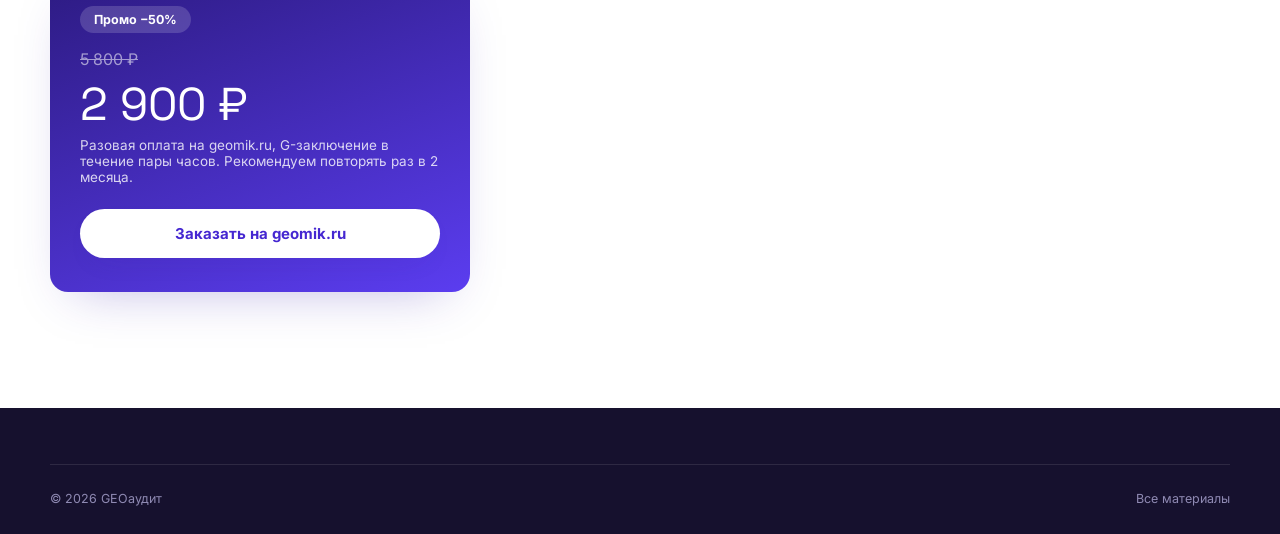
<file: presentation.html>
<!DOCTYPE html>
<html lang="ru">
<head>
<meta charset="UTF-8">
<meta name="viewport" content="width=device-width, initial-scale=1.0">
<title>Презентация — GEOаудит</title>
<link rel="preconnect" href="https://fonts.googleapis.com">
<link rel="preconnect" href="https://fonts.gstatic.com" crossorigin>
<link href="https://fonts.googleapis.com/css2?family=Inter:wght@400;500;600;700;800&family=Space+Grotesk:wght@500;600;700&display=swap" rel="stylesheet">
<link rel="stylesheet" href="styles.css">
</head>
<body>
<div class="doc-bar">
  <div class="container doc-bar__inner">
    <a href="index.html" class="logo">
      <svg class="logo__mark" viewBox="0 0 40 40" fill="none" xmlns="http://www.w3.org/2000/svg">
        <rect width="40" height="40" rx="11" fill="url(#lg)"/>
        <circle cx="20" cy="14" r="3.4" fill="#fff"/><circle cx="11" cy="26" r="3.4" fill="#fff" fill-opacity="0.85"/><circle cx="29" cy="26" r="3.4" fill="#fff" fill-opacity="0.85"/>
        <path d="M20 17.4L12.8 23.5M20 17.4L27.2 23.5M13.5 26H26.5" stroke="#fff" stroke-width="1.6" stroke-linecap="round"/>
        <defs><linearGradient id="lg" x1="0" y1="0" x2="40" y2="40" gradientUnits="userSpaceOnUse"><stop stop-color="#5B3DF0"/><stop offset="1" stop-color="#0EA5B7"/></linearGradient></defs>
      </svg>
      GEO<span class="logo__suffix">аудит</span>
    </a>
    <div class="doc-bar__actions">
      <a href="materials.html" class="btn btn--ghost">Все материалы</a>
      <a href="https://geomik.ru/" target="_blank" rel="noopener" class="btn btn--primary">Заказать на geomik.ru</a>
    </div>
  </div>
</div>

<section class="doc-section" style="padding-top:56px;">
  <div class="container">
    <div class="pres-hero">
      <div class="eyebrow">GEO-аудит · Презентация</div>
      <h1>Что нейросети говорят о вашем бизнесе?</h1>
      <p>Индекс видимости, галлюцинации и план действий по 8 платформам и 56+ сценариям — в одном G-заключении за пару часов.</p>
    </div>

    <div class="doc-section__head">
      <div class="eyebrow">Проблема</div>
      <h2>Клиенты уже спрашивают ИИ вместо поисковика</h2>
      <p>Вы не знаете, видят ли нейросети ваш бизнес, советуют ли его и где рассказывают о вас неправду — а это то, что напрямую влияет на решение клиента прийти к вам или к конкуренту.</p>
    </div>

    <div class="pres-grid">
      <div class="pres-num"><b>8</b><span>нейросетей — ChatGPT, Яндекс GPT, GigaChat и другие крупные платформы</span></div>
      <div class="pres-num"><b>56+</b><span>сценариев опроса — 7 реальных вопросов на каждую платформу</span></div>
      <div class="pres-num"><b>370+</b><span>заказов выполнено с сентября 2026</span></div>
      <div class="pres-num"><b>2 часа</b><span>среднее время формирования готового G-заключения</span></div>
    </div>

    <div class="doc-section__head" style="margin-top:12px;">
      <div class="eyebrow">Что в отчёте</div>
      <h2>Индекс видимости (ИВ) 0–100</h2>
      <p>Сводный балл по всем платформам и сценариям плюс детальная разбивка.</p>
    </div>
    <table class="calc-table" style="margin-bottom:40px;">
      <thead><tr><th>Раздел отчёта</th><th>Что внутри</th></tr></thead>
      <tbody>
        <tr><td>Индекс видимости</td><td class="num">0–100 баллов по 8 платформам × 7 сценариям</td></tr>
        <tr><td>Галлюцинации</td><td class="num">Список найденных ошибок с точной цитатой ответа ИИ</td></tr>
        <tr><td>Источники цитирования</td><td class="num">На какие сайты опирается ИИ по вашей нише</td></tr>
        <tr><td>Срез по конкуренту</td><td class="num">Тот же анализ по одному конкуренту на выбор</td></tr>
        <tr><td>Рекомендации</td><td class="num">Как улучшить присутствие и войти в топ ответов ИИ</td></tr>
      </tbody>
    </table>

    <div class="doc-section__head">
      <div class="eyebrow">Тариф</div>
      <h2>Один прозрачный тариф</h2>
    </div>
    <div class="pres-grid" style="grid-template-columns: 1fr;">
      <div class="price__card" style="max-width:420px;">
        <span class="price__badge">Промо −50%</span>
        <div class="price__old">5 800 ₽</div>
        <div class="price__new">2 900 ₽</div>
        <div class="price__note">Разовая оплата на geomik.ru, G-заключение в течение пары часов. Рекомендуем повторять раз в 2 месяца.</div>
        <a href="https://geomik.ru/" target="_blank" rel="noopener" class="btn btn--primary btn--block" style="background:#fff; color:var(--accent-dark);">Заказать на geomik.ru</a>
      </div>
    </div>
  </div>
</section>

<footer class="footer">
  <div class="container footer__bottom">
    <span>© <span id="year"></span> GEOаудит</span>
    <a href="materials.html">Все материалы</a>
  </div>
</footer>
<script>document.getElementById('year').textContent = new Date().getFullYear();</script>
</body>
</html>
</file>
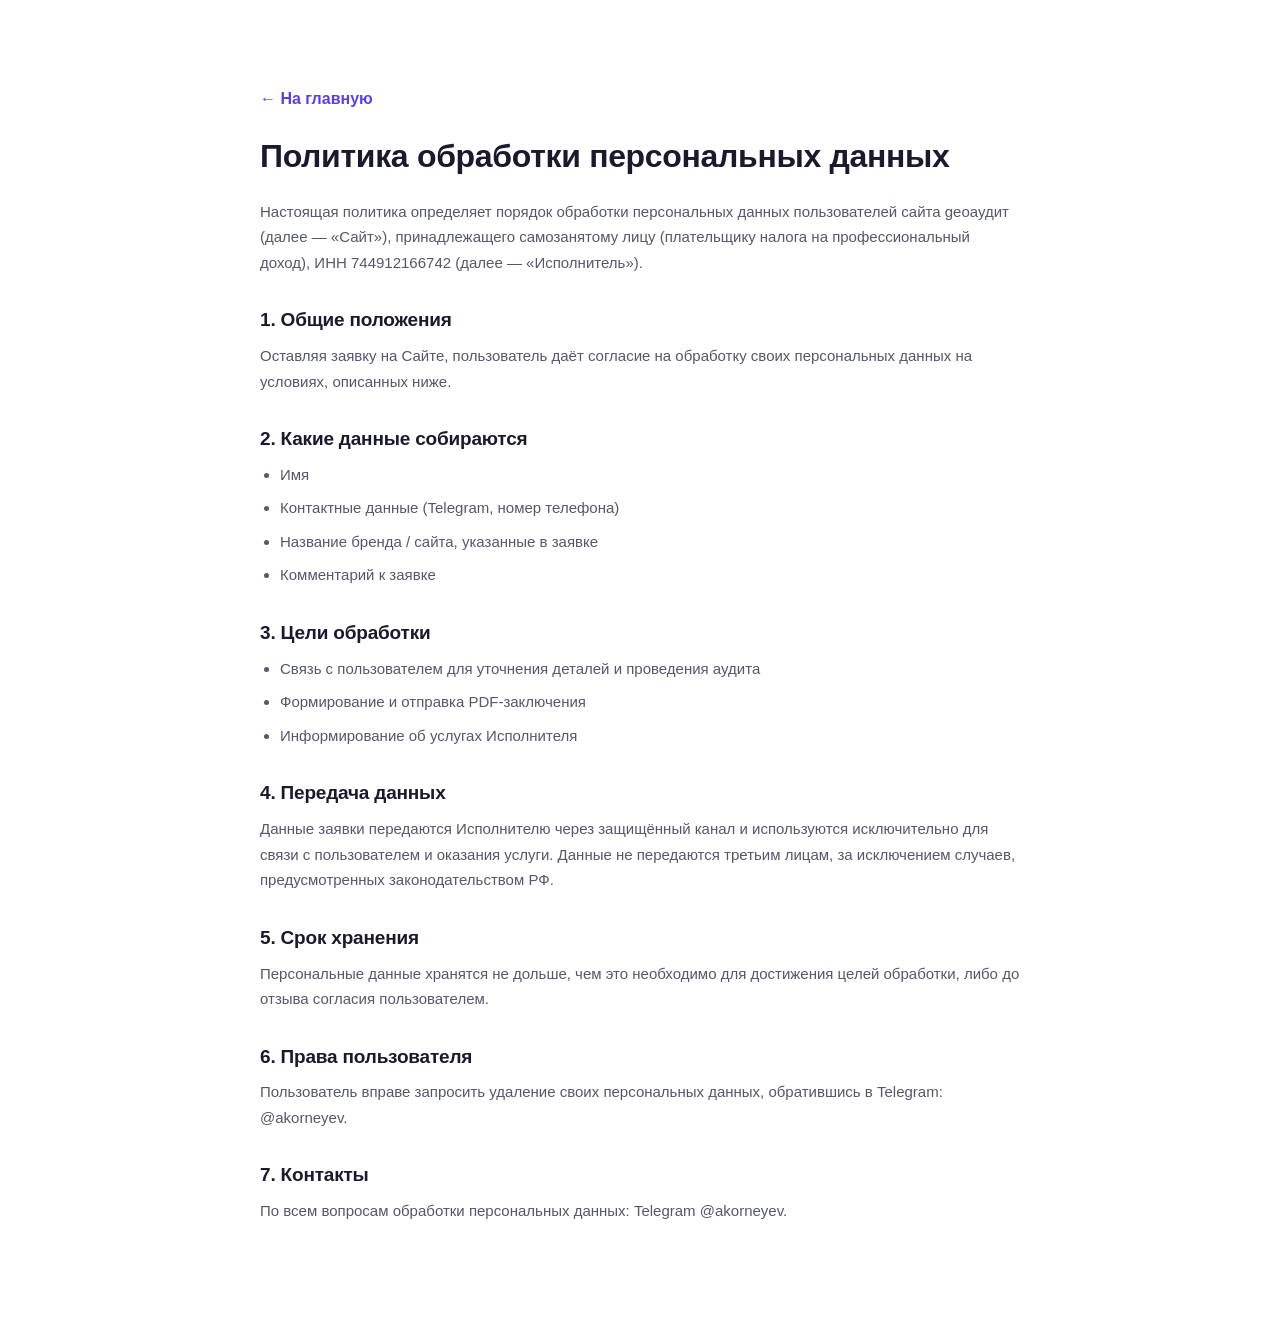
<file: privacy.html>
<!DOCTYPE html>
<html lang="ru">
<head>
<meta charset="UTF-8">
<meta name="viewport" content="width=device-width, initial-scale=1.0">
<title>Политика обработки персональных данных — GEOаудит</title>
<link rel="stylesheet" href="styles.css">
<style>
  .legal { padding: 90px 0 100px; max-width: 760px; margin-inline: auto; }
  .legal h1 { font-size: 32px; margin-bottom: 24px; }
  .legal h2 { font-size: 19px; margin: 34px 0 12px; }
  .legal p, .legal li { font-size: 15px; color: var(--ink-soft); line-height: 1.7; }
  .legal ul { padding-left: 20px; list-style: disc; }
  .legal ul li { margin-bottom: 8px; }
  .legal a.back { display: inline-flex; align-items: center; gap: 6px; font-weight: 700; color: var(--accent); margin-bottom: 30px; }
</style>
</head>
<body>
<div class="container legal">
  <a href="index.html" class="back">← На главную</a>
  <h1>Политика обработки персональных данных</h1>
  <p>Настоящая политика определяет порядок обработки персональных данных пользователей сайта geoаудит (далее — «Сайт»), принадлежащего самозанятому лицу (плательщику налога на профессиональный доход), ИНН 744912166742 (далее — «Исполнитель»).</p>

  <h2>1. Общие положения</h2>
  <p>Оставляя заявку на Сайте, пользователь даёт согласие на обработку своих персональных данных на условиях, описанных ниже.</p>

  <h2>2. Какие данные собираются</h2>
  <ul>
    <li>Имя</li>
    <li>Контактные данные (Telegram, номер телефона)</li>
    <li>Название бренда / сайта, указанные в заявке</li>
    <li>Комментарий к заявке</li>
  </ul>

  <h2>3. Цели обработки</h2>
  <ul>
    <li>Связь с пользователем для уточнения деталей и проведения аудита</li>
    <li>Формирование и отправка PDF-заключения</li>
    <li>Информирование об услугах Исполнителя</li>
  </ul>

  <h2>4. Передача данных</h2>
  <p>Данные заявки передаются Исполнителю через защищённый канал и используются исключительно для связи с пользователем и оказания услуги. Данные не передаются третьим лицам, за исключением случаев, предусмотренных законодательством РФ.</p>

  <h2>5. Срок хранения</h2>
  <p>Персональные данные хранятся не дольше, чем это необходимо для достижения целей обработки, либо до отзыва согласия пользователем.</p>

  <h2>6. Права пользователя</h2>
  <p>Пользователь вправе запросить удаление своих персональных данных, обратившись в Telegram: <a href="https://t.me/akorneyev" target="_blank" rel="noopener">@akorneyev</a>.</p>

  <h2>7. Контакты</h2>
  <p>По всем вопросам обработки персональных данных: Telegram @akorneyev.</p>
</div>
</body>
</html>
</file>
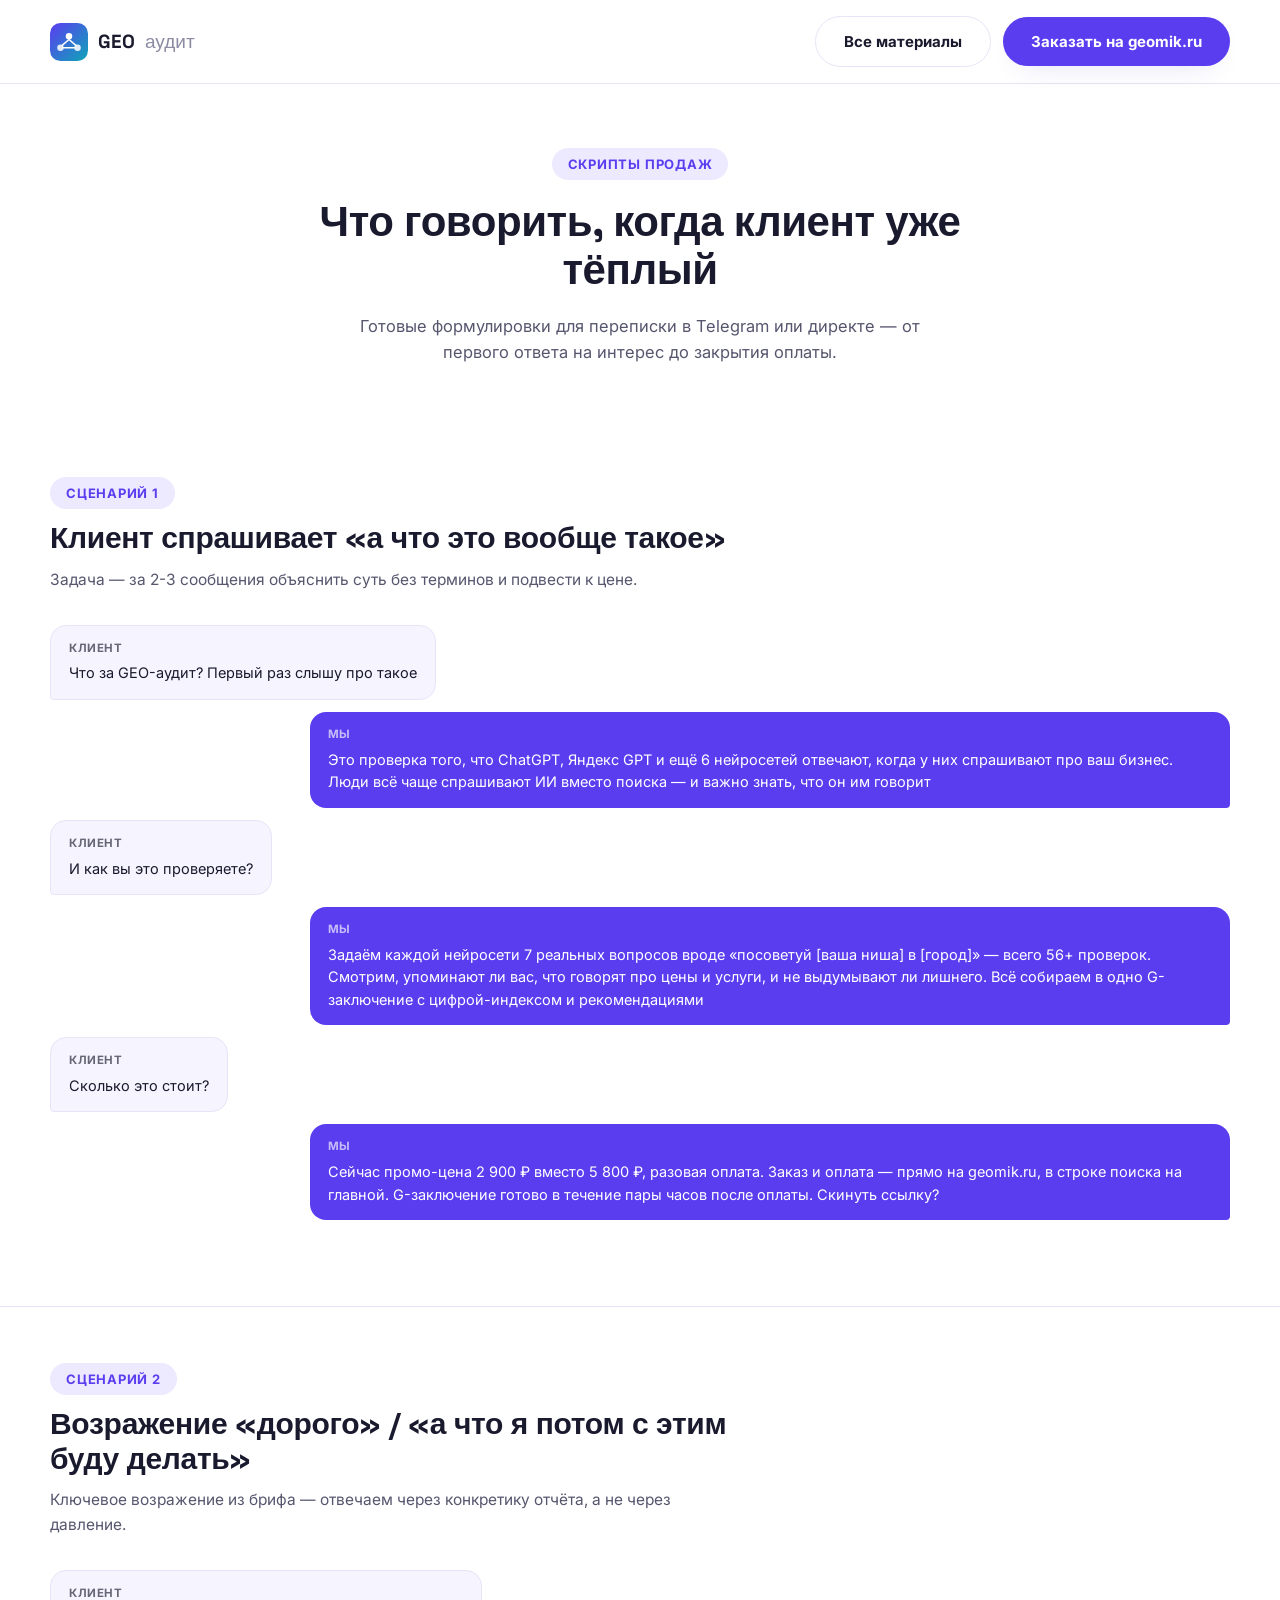
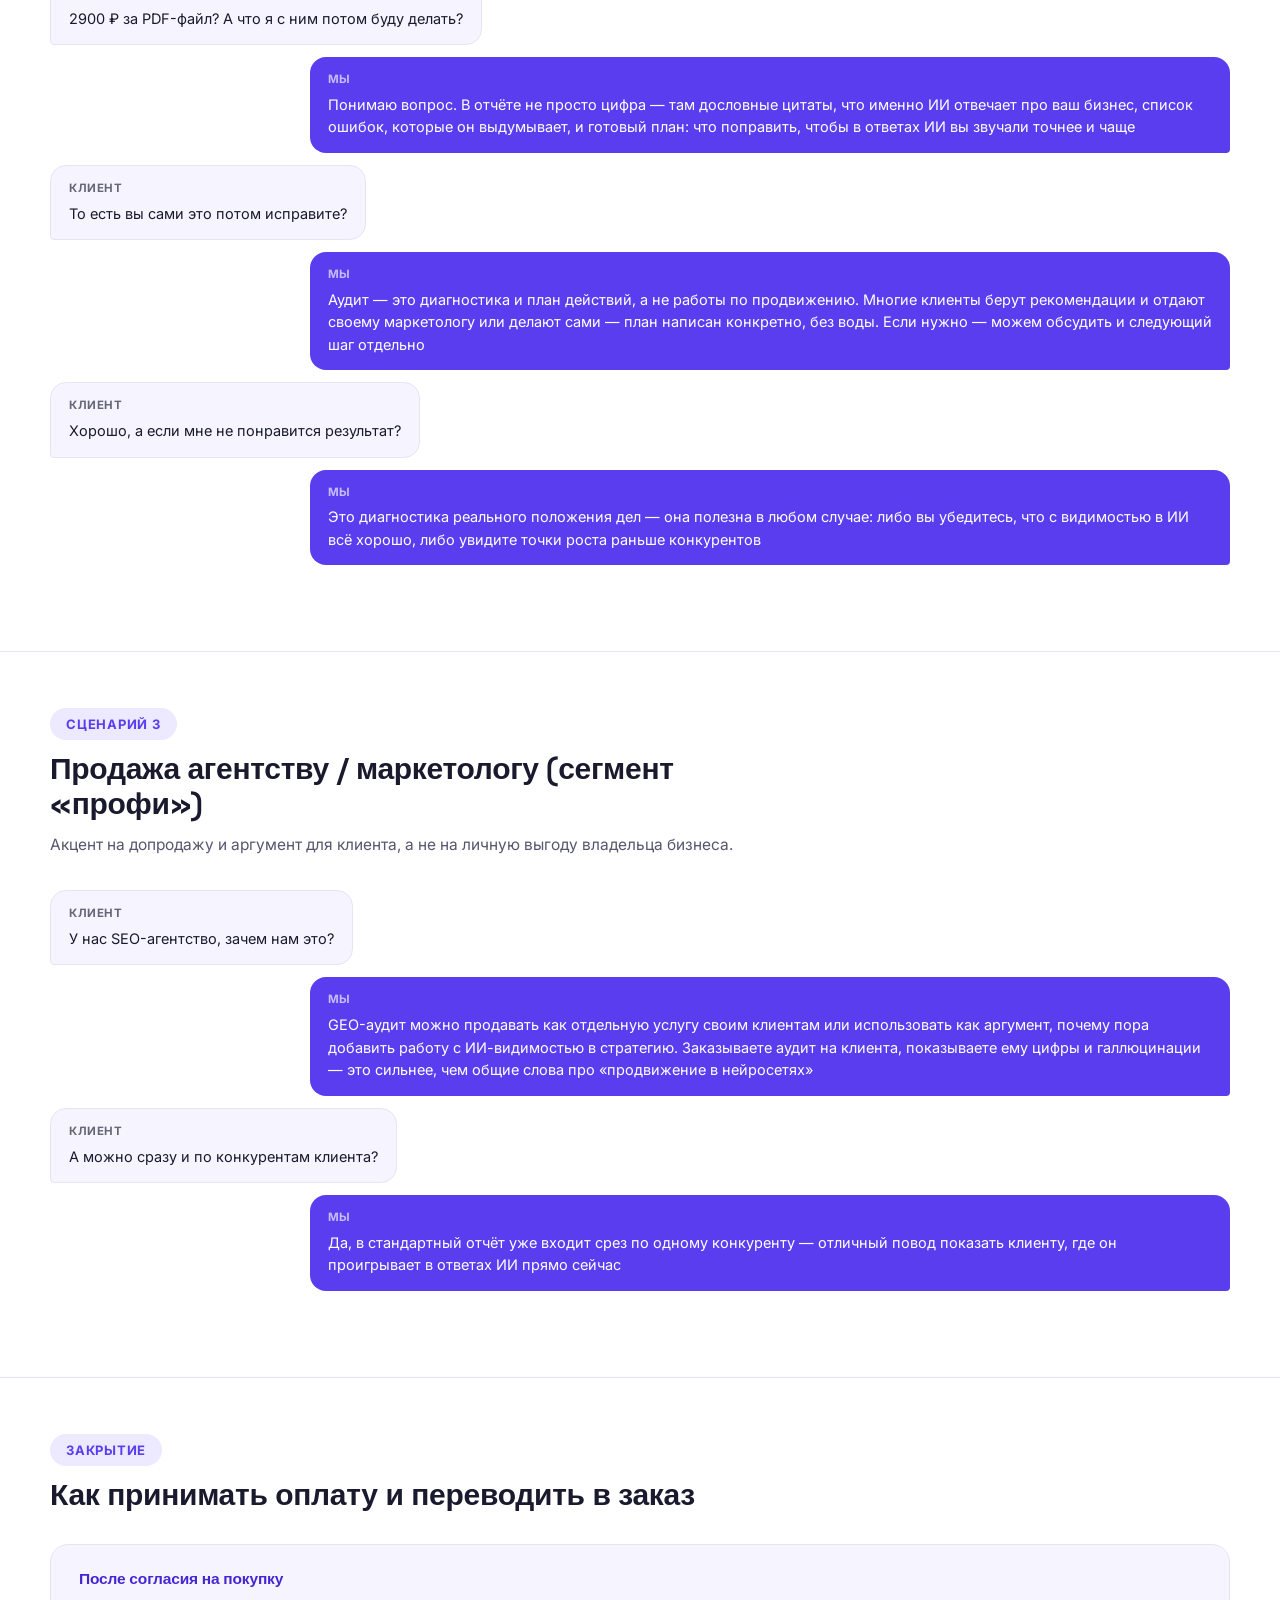
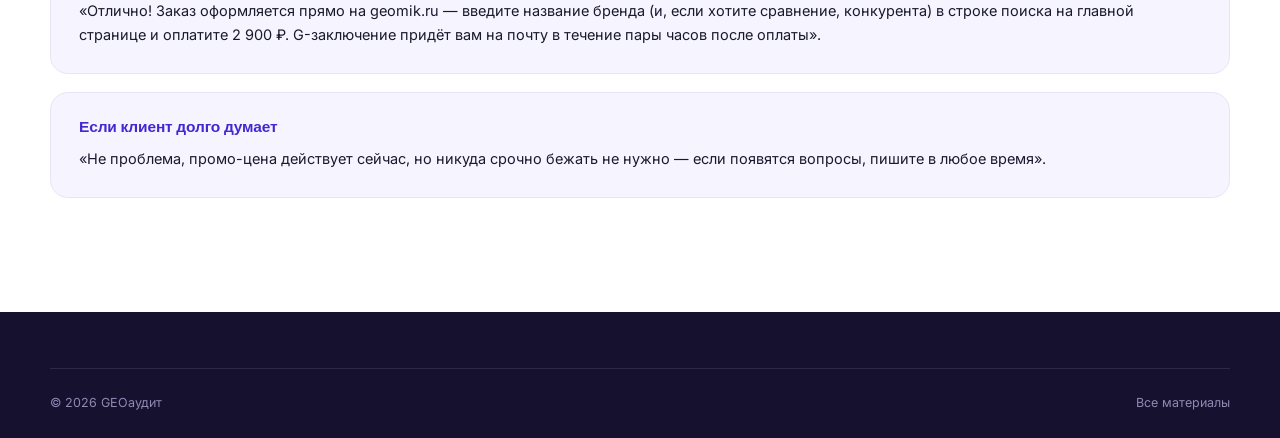
<file: scripts.html>
<!DOCTYPE html>
<html lang="ru">
<head>
<meta charset="UTF-8">
<meta name="viewport" content="width=device-width, initial-scale=1.0">
<title>Скрипты продаж — GEOаудит</title>
<link rel="preconnect" href="https://fonts.googleapis.com">
<link rel="preconnect" href="https://fonts.gstatic.com" crossorigin>
<link href="https://fonts.googleapis.com/css2?family=Inter:wght@400;500;600;700;800&family=Space+Grotesk:wght@500;600;700&display=swap" rel="stylesheet">
<link rel="stylesheet" href="styles.css">
</head>
<body>
<div class="doc-bar">
  <div class="container doc-bar__inner">
    <a href="index.html" class="logo">
      <svg class="logo__mark" viewBox="0 0 40 40" fill="none" xmlns="http://www.w3.org/2000/svg">
        <rect width="40" height="40" rx="11" fill="url(#lg)"/>
        <circle cx="20" cy="14" r="3.4" fill="#fff"/><circle cx="11" cy="26" r="3.4" fill="#fff" fill-opacity="0.85"/><circle cx="29" cy="26" r="3.4" fill="#fff" fill-opacity="0.85"/>
        <path d="M20 17.4L12.8 23.5M20 17.4L27.2 23.5M13.5 26H26.5" stroke="#fff" stroke-width="1.6" stroke-linecap="round"/>
        <defs><linearGradient id="lg" x1="0" y1="0" x2="40" y2="40" gradientUnits="userSpaceOnUse"><stop stop-color="#5B3DF0"/><stop offset="1" stop-color="#0EA5B7"/></linearGradient></defs>
      </svg>
      GEO<span class="logo__suffix">аудит</span>
    </a>
    <div class="doc-bar__actions">
      <a href="materials.html" class="btn btn--ghost">Все материалы</a>
      <a href="https://geomik.ru/" target="_blank" rel="noopener" class="btn btn--primary">Заказать на geomik.ru</a>
    </div>
  </div>
</div>

<div class="doc-hero">
  <div class="container">
    <div class="eyebrow">Скрипты продаж</div>
    <h1>Что говорить, когда клиент уже тёплый</h1>
    <p>Готовые формулировки для переписки в Telegram или директе — от первого ответа на интерес до закрытия оплаты.</p>
  </div>
</div>

<section class="doc-section">
  <div class="container">
    <div class="doc-section__head">
      <div class="eyebrow">Сценарий 1</div>
      <h2>Клиент спрашивает «а что это вообще такое»</h2>
      <p>Задача — за 2-3 сообщения объяснить суть без терминов и подвести к цене.</p>
    </div>
    <div class="dialog">
      <div class="dialog__line client"><b>Клиент</b>Что за GEO-аудит? Первый раз слышу про такое</div>
      <div class="dialog__line us"><b>Мы</b>Это проверка того, что ChatGPT, Яндекс GPT и ещё 6 нейросетей отвечают, когда у них спрашивают про ваш бизнес. Люди всё чаще спрашивают ИИ вместо поиска — и важно знать, что он им говорит</div>
      <div class="dialog__line client"><b>Клиент</b>И как вы это проверяете?</div>
      <div class="dialog__line us"><b>Мы</b>Задаём каждой нейросети 7 реальных вопросов вроде «посоветуй [ваша ниша] в [город]» — всего 56+ проверок. Смотрим, упоминают ли вас, что говорят про цены и услуги, и не выдумывают ли лишнего. Всё собираем в одно G-заключение с цифрой-индексом и рекомендациями</div>
      <div class="dialog__line client"><b>Клиент</b>Сколько это стоит?</div>
      <div class="dialog__line us"><b>Мы</b>Сейчас промо-цена 2 900 ₽ вместо 5 800 ₽, разовая оплата. Заказ и оплата — прямо на geomik.ru, в строке поиска на главной. G-заключение готово в течение пары часов после оплаты. Скинуть ссылку?</div>
    </div>
  </div>
</section>

<section class="doc-section">
  <div class="container">
    <div class="doc-section__head">
      <div class="eyebrow">Сценарий 2</div>
      <h2>Возражение «дорого» / «а что я потом с этим буду делать»</h2>
      <p>Ключевое возражение из брифа — отвечаем через конкретику отчёта, а не через давление.</p>
    </div>
    <div class="dialog">
      <div class="dialog__line client"><b>Клиент</b>2900 ₽ за PDF-файл? А что я с ним потом буду делать?</div>
      <div class="dialog__line us"><b>Мы</b>Понимаю вопрос. В отчёте не просто цифра — там дословные цитаты, что именно ИИ отвечает про ваш бизнес, список ошибок, которые он выдумывает, и готовый план: что поправить, чтобы в ответах ИИ вы звучали точнее и чаще</div>
      <div class="dialog__line client"><b>Клиент</b>То есть вы сами это потом исправите?</div>
      <div class="dialog__line us"><b>Мы</b>Аудит — это диагностика и план действий, а не работы по продвижению. Многие клиенты берут рекомендации и отдают своему маркетологу или делают сами — план написан конкретно, без воды. Если нужно — можем обсудить и следующий шаг отдельно</div>
      <div class="dialog__line client"><b>Клиент</b>Хорошо, а если мне не понравится результат?</div>
      <div class="dialog__line us"><b>Мы</b>Это диагностика реального положения дел — она полезна в любом случае: либо вы убедитесь, что с видимостью в ИИ всё хорошо, либо увидите точки роста раньше конкурентов</div>
    </div>
  </div>
</section>

<section class="doc-section">
  <div class="container">
    <div class="doc-section__head">
      <div class="eyebrow">Сценарий 3</div>
      <h2>Продажа агентству / маркетологу (сегмент «профи»)</h2>
      <p>Акцент на допродажу и аргумент для клиента, а не на личную выгоду владельца бизнеса.</p>
    </div>
    <div class="dialog">
      <div class="dialog__line client"><b>Клиент</b>У нас SEO-агентство, зачем нам это?</div>
      <div class="dialog__line us"><b>Мы</b>GEO-аудит можно продавать как отдельную услугу своим клиентам или использовать как аргумент, почему пора добавить работу с ИИ-видимостью в стратегию. Заказываете аудит на клиента, показываете ему цифры и галлюцинации — это сильнее, чем общие слова про «продвижение в нейросетях»</div>
      <div class="dialog__line client"><b>Клиент</b>А можно сразу и по конкурентам клиента?</div>
      <div class="dialog__line us"><b>Мы</b>Да, в стандартный отчёт уже входит срез по одному конкуренту — отличный повод показать клиенту, где он проигрывает в ответах ИИ прямо сейчас</div>
    </div>
  </div>
</section>

<section class="doc-section">
  <div class="container">
    <div class="doc-section__head">
      <div class="eyebrow">Закрытие</div>
      <h2>Как принимать оплату и переводить в заказ</h2>
    </div>
    <div class="block-card">
      <h4>После согласия на покупку</h4>
      <p>«Отлично! Заказ оформляется прямо на geomik.ru — введите название бренда (и, если хотите сравнение, конкурента) в строке поиска на главной странице и оплатите 2 900 ₽. G-заключение придёт вам на почту в течение пары часов после оплаты».</p>
    </div>
    <div class="block-card">
      <h4>Если клиент долго думает</h4>
      <p>«Не проблема, промо-цена действует сейчас, но никуда срочно бежать не нужно — если появятся вопросы, пишите в любое время».</p>
    </div>
  </div>
</section>

<footer class="footer">
  <div class="container footer__bottom">
    <span>© <span id="year"></span> GEOаудит</span>
    <a href="materials.html">Все материалы</a>
  </div>
</footer>
<script>document.getElementById('year').textContent = new Date().getFullYear();</script>
</body>
</html>
</file>
<file: styles.css>
:root {
  --bg: #ffffff;
  --bg-soft: #f6f5ff;
  --bg-alt: #f1effe;
  --ink: #1a1a2e;
  --ink-soft: #56566e;
  --ink-mute: #8b8ba3;
  --accent: #5b3df0;
  --accent-dark: #4527d1;
  --accent-soft: #ede9ff;
  --cyan: #0ea5b7;
  --line: #e6e4f7;
  --white: #ffffff;
  --radius: 18px;
  --radius-sm: 12px;
  --shadow: 0 20px 50px -25px rgba(58, 33, 168, 0.35);
  --shadow-sm: 0 10px 30px -18px rgba(58, 33, 168, 0.3);
  --ff-head: 'Space Grotesk', sans-serif;
  --ff-body: 'Inter', sans-serif;
}

* { box-sizing: border-box; }
html { scroll-behavior: smooth; }
body {
  margin: 0;
  font-family: var(--ff-body);
  background: var(--bg);
  color: var(--ink);
  -webkit-font-smoothing: antialiased;
  overflow-x: hidden;
}
h1, h2, h3, h4 { font-family: var(--ff-head); margin: 0; line-height: 1.15; letter-spacing: -0.01em; }
p { margin: 0; }
a { color: inherit; text-decoration: none; }
ul { margin: 0; padding: 0; list-style: none; }
img { max-width: 100%; display: block; }
button { font-family: inherit; cursor: pointer; border: none; }
.container { width: min(1180px, 100% - 48px); margin-inline: auto; }
section { padding: 96px 0; }
.eyebrow {
  display: inline-flex; align-items: center; gap: 8px;
  font-size: 13px; font-weight: 700; letter-spacing: 0.06em; text-transform: uppercase;
  color: var(--accent); background: var(--accent-soft);
  padding: 8px 16px; border-radius: 999px; margin-bottom: 18px;
}
.section__head { max-width: 680px; margin-bottom: 52px; }
.section__head h2 { font-size: clamp(28px, 3.4vw, 40px); }
.section__head p { margin-top: 14px; font-size: 17px; color: var(--ink-soft); line-height: 1.6; }
.section__head.center { margin-inline: auto; text-align: center; }

.btn {
  display: inline-flex; align-items: center; justify-content: center; gap: 8px;
  padding: 15px 28px; border-radius: 999px; font-weight: 700; font-size: 15px;
  transition: transform 0.2s ease, box-shadow 0.2s ease, background 0.2s ease;
  white-space: nowrap;
}
.btn--primary { background: var(--accent); color: #fff; box-shadow: var(--shadow-sm); }
.btn--primary:hover { background: var(--accent-dark); transform: translateY(-2px); }
.btn--ghost { background: var(--white); color: var(--ink); border: 1.5px solid var(--line); }
.btn--ghost:hover { border-color: var(--accent); color: var(--accent); }
.btn--block { width: 100%; }

/* Header */
.header {
  position: sticky; top: 0; z-index: 100;
  background: rgba(255,255,255,0.85); backdrop-filter: blur(14px);
  border-bottom: 1px solid transparent;
  transition: border-color 0.2s ease, box-shadow 0.2s ease;
}
.header.scrolled { border-color: var(--line); box-shadow: 0 8px 24px -20px rgba(30,20,90,0.4); }
.header__inner { display: flex; align-items: center; gap: 24px; min-width: 0; padding: 16px 0; }
.logo { display: flex; align-items: center; gap: 10px; font-family: var(--ff-head); font-weight: 700; font-size: 19px; flex-shrink: 0; }
.logo__mark { width: 38px; height: 38px; flex-shrink: 0; }
.logo__suffix { color: var(--ink-mute); font-weight: 500; }
.nav { display: flex; align-items: center; gap: 26px; margin-left: 12px; }
.nav a { font-size: 14.5px; font-weight: 600; color: var(--ink-soft); white-space: nowrap; transition: color 0.15s ease; }
.nav a:hover { color: var(--accent); }
.header__actions { display: flex; align-items: center; gap: 16px; margin-left: auto; }
.header__phone { font-weight: 700; font-size: 15px; white-space: nowrap; }
.header__phone span { display: block; font-weight: 500; font-size: 11.5px; color: var(--ink-mute); }
.burger { display: none; flex-direction: column; gap: 5px; width: 26px; padding: 6px; flex-shrink: 0; background: none; }
.burger span { width: 100%; height: 2px; background: var(--ink); border-radius: 2px; transition: transform 0.25s ease, opacity 0.25s ease; }
.burger.is-open span:nth-child(1) { transform: translateY(7px) rotate(45deg); }
.burger.is-open span:nth-child(2) { opacity: 0; }
.burger.is-open span:nth-child(3) { transform: translateY(-7px) rotate(-45deg); }

/* Hero */
.hero { padding: 72px 0 100px; position: relative; overflow: hidden; }
.hero::before {
  content: ''; position: absolute; top: -180px; right: -160px; width: 560px; height: 560px;
  background: radial-gradient(circle, var(--accent-soft) 0%, transparent 70%); z-index: -1;
}
.hero__grid { display: grid; grid-template-columns: 1.1fr 0.9fr; gap: 56px; align-items: center; }
.hero__title { font-size: clamp(34px, 4.6vw, 56px); }
.hero__title em { color: var(--accent); font-style: normal; }
.hero__lead { margin-top: 22px; font-size: 18px; line-height: 1.65; color: var(--ink-soft); max-width: 540px; }
.hero__actions { display: flex; gap: 14px; margin-top: 32px; flex-wrap: wrap; }
.hero__stats { display: grid; grid-template-columns: repeat(3, auto); gap: 28px; margin-top: 48px; }
.hero__stat b { display: block; font-family: var(--ff-head); font-size: 30px; color: var(--accent); }
.hero__stat span { font-size: 13.5px; color: var(--ink-mute); }
.hero__card {
  background: linear-gradient(160deg, #2c1a80, #5b3df0 55%, #0ea5b7);
  border-radius: 26px; padding: 32px; color: #fff; box-shadow: var(--shadow);
  position: relative;
}
.hero__card-top { display: flex; justify-content: space-between; align-items: center; margin-bottom: 22px; }
.hero__card-top span { font-size: 13px; font-weight: 700; text-transform: uppercase; letter-spacing: 0.06em; opacity: 0.75; }
.hero__score { display: flex; align-items: baseline; gap: 6px; margin-bottom: 18px; }
.hero__score b { font-family: var(--ff-head); font-size: 54px; }
.hero__score span { font-size: 15px; opacity: 0.75; }
.hero__bars { display: flex; flex-direction: column; gap: 12px; margin-bottom: 22px; }
.hero__bar-row { display: flex; align-items: center; gap: 10px; font-size: 13px; }
.hero__bar-row span:first-child { width: 88px; flex-shrink: 0; opacity: 0.85; }
.hero__bar-track { flex: 1; height: 7px; background: rgba(255,255,255,0.22); border-radius: 99px; overflow: hidden; }
.hero__bar-fill { height: 100%; background: #fff; border-radius: 99px; }
.hero__card-foot { display: flex; align-items: center; gap: 10px; font-size: 13px; background: rgba(255,255,255,0.14); border-radius: 12px; padding: 12px 14px; }

/* Trust strip */
.trust { padding: 28px 0; border-top: 1px solid var(--line); border-bottom: 1px solid var(--line); }
.trust__inner { display: flex; flex-wrap: wrap; gap: 20px 40px; align-items: center; justify-content: space-between; }
.trust__item { display: flex; align-items: center; gap: 10px; font-size: 14.5px; font-weight: 600; color: var(--ink-soft); }
.trust__item svg { color: var(--accent); flex-shrink: 0; }

/* Advantages */
.adv-grid { display: grid; grid-template-columns: repeat(3, 1fr); gap: 22px; }
.adv { background: var(--bg-soft); border-radius: var(--radius); padding: 30px 28px; border: 1px solid var(--line); }
.adv__icon { width: 50px; height: 50px; border-radius: 14px; background: var(--white); display: flex; align-items: center; justify-content: center; color: var(--accent); margin-bottom: 18px; box-shadow: var(--shadow-sm); }
.adv h3 { font-size: 18.5px; margin-bottom: 10px; }
.adv p { font-size: 14.5px; color: var(--ink-soft); line-height: 1.6; }

/* Services */
.srv-grid { display: grid; grid-template-columns: repeat(3, 1fr); gap: 20px; }
.srv { background: var(--white); border: 1px solid var(--line); border-radius: var(--radius); padding: 26px; transition: box-shadow 0.2s ease, transform 0.2s ease; }
.srv:hover { box-shadow: var(--shadow-sm); transform: translateY(-3px); }
.srv__num { font-family: var(--ff-head); font-size: 13px; font-weight: 700; color: var(--accent); background: var(--accent-soft); width: 30px; height: 30px; border-radius: 9px; display: flex; align-items: center; justify-content: center; margin-bottom: 16px; }
.srv h3 { font-size: 16.5px; margin-bottom: 8px; }
.srv p { font-size: 14px; color: var(--ink-soft); line-height: 1.55; }

/* Price */
.price { background: var(--bg-soft); }
.price__wrap { display: grid; grid-template-columns: 1.1fr 0.9fr; gap: 40px; align-items: start; }
.price__table { background: var(--white); border-radius: var(--radius); border: 1px solid var(--line); overflow: hidden; box-shadow: var(--shadow-sm); }
.price__row { display: flex; align-items: center; gap: 14px; padding: 17px 24px; border-bottom: 1px solid var(--line); font-size: 15px; }
.price__row:last-child { border-bottom: none; }
.price__row svg { color: var(--accent); flex-shrink: 0; }
.price__card {
  background: linear-gradient(160deg, #2c1a80, #5b3df0); border-radius: var(--radius); padding: 34px 30px; color: #fff;
  box-shadow: var(--shadow);
}
.price__old { font-size: 16px; text-decoration: line-through; opacity: 0.55; }
.price__new { font-family: var(--ff-head); font-size: 46px; margin: 6px 0 4px; }
.price__note { font-size: 13.5px; opacity: 0.8; margin-bottom: 24px; }
.price__badge { display: inline-block; background: rgba(255,255,255,0.16); font-size: 12.5px; font-weight: 700; padding: 6px 14px; border-radius: 999px; margin-bottom: 16px; }

/* Process */
.steps { display: grid; grid-template-columns: repeat(5, 1fr); gap: 18px; counter-reset: step; }
.step { position: relative; padding-top: 8px; }
.step__num { font-family: var(--ff-head); font-size: 42px; font-weight: 700; color: var(--accent-soft); -webkit-text-stroke: 1.5px var(--accent); }
.step h3 { font-size: 15.5px; margin: 14px 0 8px; }
.step p { font-size: 13.5px; color: var(--ink-soft); line-height: 1.55; }

/* Audience */
.aud-grid { display: grid; grid-template-columns: 1fr 1fr; gap: 24px; }
.aud { background: var(--white); border: 1px solid var(--line); border-radius: var(--radius); padding: 34px; }
.aud__tag { display: inline-block; font-size: 12.5px; font-weight: 700; text-transform: uppercase; letter-spacing: 0.05em; color: var(--accent); background: var(--accent-soft); padding: 6px 14px; border-radius: 999px; margin-bottom: 16px; }
.aud h3 { font-size: 21px; margin-bottom: 12px; }
.aud p { font-size: 14.5px; color: var(--ink-soft); line-height: 1.6; margin-bottom: 16px; }
.aud ul li { display: flex; gap: 10px; font-size: 14px; color: var(--ink); padding: 7px 0; border-top: 1px solid var(--line); }
.aud ul li:first-child { border-top: none; }
.aud ul li svg { color: var(--accent); flex-shrink: 0; margin-top: 2px; }

/* FAQ */
.faq { max-width: 800px; margin-inline: auto; }
.faq__item { border-bottom: 1px solid var(--line); padding: 22px 0; }
.faq__item summary { cursor: pointer; font-weight: 700; font-size: 16.5px; list-style: none; display: flex; justify-content: space-between; align-items: center; gap: 16px; }
.faq__item summary::-webkit-details-marker { display: none; }
.faq__item summary::after { content: '+'; font-size: 22px; color: var(--accent); font-weight: 400; flex-shrink: 0; transition: transform 0.2s ease; }
.faq__item[open] summary::after { transform: rotate(45deg); }
.faq__item p { margin-top: 14px; font-size: 15px; color: var(--ink-soft); line-height: 1.65; }

/* Form */
.form-section { background: var(--bg-soft); }
.form-wrap { display: grid; grid-template-columns: 0.9fr 1.1fr; gap: 44px; align-items: start; }
.form-info h2 { font-size: clamp(26px, 3.2vw, 34px); margin-bottom: 16px; }
.form-info p { color: var(--ink-soft); font-size: 15.5px; line-height: 1.65; margin-bottom: 26px; }
.form-info__list { display: flex; flex-direction: column; gap: 14px; }
.form-info__list li { display: flex; gap: 12px; align-items: flex-start; font-size: 14.5px; }
.form-info__list svg { color: var(--accent); flex-shrink: 0; margin-top: 2px; }
.form { background: var(--white); border-radius: var(--radius); padding: 34px; box-shadow: var(--shadow); border: 1px solid var(--line); }
.form h3 { font-size: 20px; margin-bottom: 6px; }
.form > p { font-size: 14px; color: var(--ink-soft); margin-bottom: 22px; }
.field { margin-bottom: 16px; }
.field label { display: block; font-size: 13px; font-weight: 700; margin-bottom: 7px; color: var(--ink-soft); }
.field input, .field select, .field textarea {
  width: 100%; padding: 13px 15px; border-radius: var(--radius-sm); border: 1.5px solid var(--line);
  font-family: inherit; font-size: 14.5px; color: var(--ink); background: var(--bg-soft); transition: border-color 0.15s ease;
}
.field input:focus, .field select:focus, .field textarea:focus { outline: none; border-color: var(--accent); background: var(--white); }
.field textarea { resize: vertical; min-height: 80px; }
.form__legal { font-size: 12px; color: var(--ink-mute); margin-top: 14px; line-height: 1.5; }

/* Contacts + footer */
.contacts { padding-top: 0; }
.contact-cards { display: grid; grid-template-columns: repeat(3, 1fr); gap: 20px; }
.contact-card { background: var(--white); border: 1px solid var(--line); border-radius: var(--radius); padding: 26px; }
.contact-card svg { color: var(--accent); margin-bottom: 14px; }
.contact-card h4 { font-size: 15px; margin-bottom: 6px; }
.contact-card p, .contact-card a { font-size: 14.5px; color: var(--ink-soft); }
.contact-card a:hover { color: var(--accent); }

.footer { background: #16112e; color: #cfcbe6; padding: 56px 0 28px; margin-top: 40px; }
.footer__top { display: flex; justify-content: space-between; gap: 40px; flex-wrap: wrap; margin-bottom: 40px; }
.footer .logo { color: #fff; }
.footer__cols { display: flex; gap: 60px; flex-wrap: wrap; }
.footer__col h5 { font-size: 13px; text-transform: uppercase; letter-spacing: 0.06em; color: #8f8ab3; margin-bottom: 16px; }
.footer__col a, .footer__col p { display: block; font-size: 14px; color: #cfcbe6; margin-bottom: 10px; }
.footer__col a:hover { color: #fff; }
.footer__bottom { display: flex; justify-content: space-between; gap: 16px; flex-wrap: wrap; padding-top: 26px; border-top: 1px solid rgba(255,255,255,0.1); font-size: 12.5px; color: #8f8ab3; }
.footer__bottom a { color: #8f8ab3; }
.footer__bottom a:hover { color: #fff; }

.fab {
  position: fixed; right: 24px; bottom: 24px; z-index: 90; width: 58px; height: 58px; border-radius: 50%;
  background: var(--accent); color: #fff; display: flex; align-items: center; justify-content: center;
  box-shadow: 0 14px 30px -10px rgba(91,61,240,0.55); transition: transform 0.2s ease;
}
.fab:hover { transform: scale(1.08); }

/* Reveal */
.reveal { opacity: 0; transform: translateY(18px); transition: opacity 0.6s ease, transform 0.6s ease; }
.reveal.is-visible { opacity: 1; transform: translateY(0); }

/* Responsive */
@media (max-width: 1180px) {
  .nav { gap: 18px; }
  .nav a { font-size: 13.5px; }
}
@media (max-width: 1100px) {
  .nav { display: none; position: absolute; top: 100%; left: 0; right: 0; background: var(--white); flex-direction: column; align-items: flex-start; gap: 4px; padding: 16px 24px 22px; border-bottom: 1px solid var(--line); box-shadow: 0 20px 30px -20px rgba(20,10,60,0.25); }
  .nav.is-open { display: flex; }
  .nav a { width: 100%; padding: 11px 0; border-bottom: 1px solid var(--line); }
  .nav a:last-child { border-bottom: none; }
  .burger { display: flex; }
  .steps { grid-template-columns: repeat(3, 1fr); }
}
@media (max-width: 900px) {
  section { padding: 68px 0; }
  .hero { padding: 44px 0 64px; }
  .hero__grid { grid-template-columns: 1fr; }
  .hero__stats { grid-template-columns: repeat(3, auto); }
  .adv-grid, .srv-grid { grid-template-columns: repeat(2, 1fr); }
  .price__wrap { grid-template-columns: 1fr; }
  .aud-grid { grid-template-columns: 1fr; }
  .form-wrap { grid-template-columns: 1fr; }
  .contact-cards { grid-template-columns: 1fr; }
  .steps { grid-template-columns: repeat(2, 1fr); }
  .trust__inner { justify-content: flex-start; }
}
@media (max-width: 560px) {
  .header__phone-text { display: none; }
  .adv-grid, .srv-grid { grid-template-columns: 1fr; }
  .hero__stats { grid-template-columns: repeat(3, auto); gap: 16px; }
  .hero__stat b { font-size: 24px; }
  .steps { grid-template-columns: 1fr; }
}
@media (max-width: 380px) {
  .logo__suffix { display: none; }
}

/* ===== Doc pages (materials/scripts/presentation/outreach) ===== */
.doc-bar { position: sticky; top: 0; z-index: 100; background: rgba(255,255,255,0.9); backdrop-filter: blur(14px); border-bottom: 1px solid var(--line); padding: 16px 0; }
.doc-bar__inner { display: flex; align-items: center; justify-content: space-between; gap: 20px; flex-wrap: wrap; }
.doc-bar__actions { display: flex; gap: 12px; align-items: center; }
.doc-hero { padding: 64px 0 56px; text-align: center; }
.doc-hero h1 { font-size: clamp(28px, 4vw, 42px); max-width: 780px; margin-inline: auto; }
.doc-hero p { max-width: 620px; margin: 18px auto 0; font-size: 16.5px; color: var(--ink-soft); line-height: 1.6; }
.doc-section { padding: 56px 0; }
.doc-section + .doc-section { border-top: 1px solid var(--line); }
.doc-section__head { margin-bottom: 32px; max-width: 700px; }
.doc-section__head .eyebrow { margin-bottom: 12px; }
.doc-section__head h2 { font-size: clamp(24px, 3vw, 30px); }
.doc-section__head p { margin-top: 12px; color: var(--ink-soft); font-size: 15.5px; line-height: 1.6; }

.mat-grid { display: grid; grid-template-columns: repeat(3, 1fr); gap: 22px; }
.mat-card { background: var(--white); border: 1px solid var(--line); border-radius: var(--radius); padding: 30px; display: flex; flex-direction: column; gap: 14px; transition: box-shadow 0.2s ease, transform 0.2s ease; }
.mat-card:hover { box-shadow: var(--shadow-sm); transform: translateY(-3px); }
.mat-card__icon { width: 48px; height: 48px; border-radius: 13px; background: var(--accent-soft); color: var(--accent); display: flex; align-items: center; justify-content: center; }
.mat-card h3 { font-size: 18px; }
.mat-card p { font-size: 14.5px; color: var(--ink-soft); line-height: 1.6; flex: 1; }

.dialog { display: flex; flex-direction: column; gap: 12px; margin-bottom: 30px; }
.dialog__line { max-width: 78%; padding: 14px 18px; border-radius: 16px; font-size: 14.5px; line-height: 1.55; }
.dialog__line.client { align-self: flex-start; background: var(--bg-soft); border: 1px solid var(--line); border-bottom-left-radius: 4px; }
.dialog__line.us { align-self: flex-end; background: var(--accent); color: #fff; border-bottom-right-radius: 4px; }
.dialog__line b { display: block; font-size: 11.5px; text-transform: uppercase; letter-spacing: 0.05em; opacity: 0.65; margin-bottom: 5px; }

.block-card { background: var(--bg-soft); border: 1px solid var(--line); border-radius: var(--radius); padding: 26px 28px; margin-bottom: 18px; }
.block-card h4 { font-size: 15.5px; margin-bottom: 10px; color: var(--accent-dark); }
.block-card p { font-size: 14.5px; color: var(--ink); line-height: 1.65; }
.block-card p + p { margin-top: 10px; }

.pres-hero { background: linear-gradient(160deg, #2c1a80, #5b3df0 55%, #0ea5b7); border-radius: 26px; padding: 48px 40px; color: #fff; text-align: center; margin-bottom: 48px; }
.pres-hero .eyebrow { background: rgba(255,255,255,0.18); color: #fff; }
.pres-hero h1 { font-size: clamp(28px, 4vw, 40px); margin: 14px 0; }
.pres-hero p { max-width: 600px; margin-inline: auto; opacity: 0.9; font-size: 16px; }

.pres-grid { display: grid; grid-template-columns: repeat(2, 1fr); gap: 20px; margin-bottom: 20px; }
.pres-num { background: var(--white); border: 1px solid var(--line); border-radius: var(--radius); padding: 28px; }
.pres-num b { display: block; font-family: var(--ff-head); font-size: 32px; color: var(--accent); margin-bottom: 6px; }
.pres-num span { font-size: 14px; color: var(--ink-soft); }

.calc-table { width: 100%; border-collapse: collapse; background: var(--white); border-radius: var(--radius); overflow: hidden; border: 1px solid var(--line); }
.calc-table th, .calc-table td { text-align: left; padding: 15px 20px; font-size: 14.5px; border-bottom: 1px solid var(--line); }
.calc-table th { background: var(--bg-soft); font-weight: 700; color: var(--ink-soft); font-size: 12.5px; text-transform: uppercase; letter-spacing: 0.04em; }
.calc-table tr:last-child td { border-bottom: none; }
.calc-table td.num { font-weight: 700; color: var(--accent-dark); }

.msg-block { background: var(--white); border: 1px solid var(--line); border-radius: var(--radius); padding: 26px 28px; margin-bottom: 18px; position: relative; }
.msg-block__tag { display: inline-block; font-size: 12px; font-weight: 700; text-transform: uppercase; letter-spacing: 0.05em; color: var(--accent); background: var(--accent-soft); padding: 5px 12px; border-radius: 999px; margin-bottom: 14px; }
.msg-block p { font-size: 14.5px; color: var(--ink); line-height: 1.7; white-space: pre-line; }

@media (max-width: 900px) {
  .mat-grid { grid-template-columns: 1fr; }
  .pres-grid { grid-template-columns: 1fr; }
  .dialog__line { max-width: 90%; }
}
</file>
